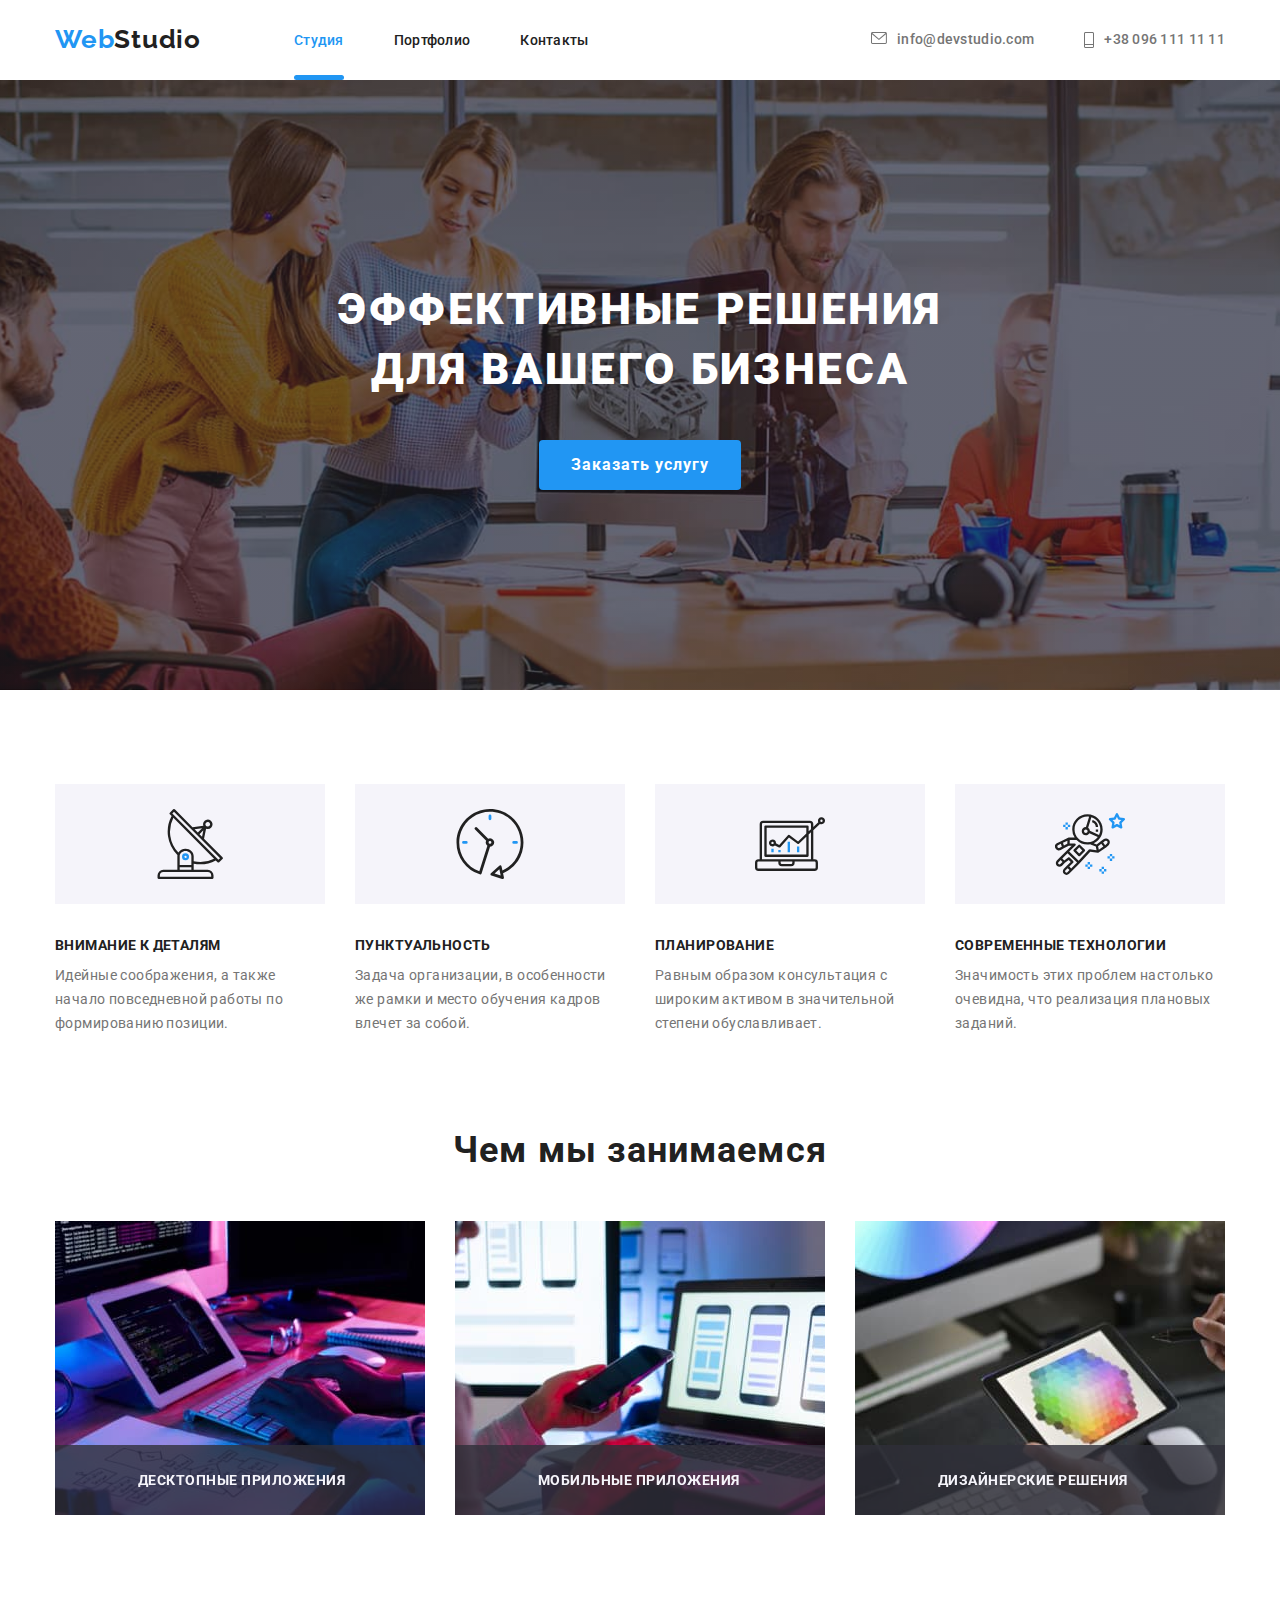
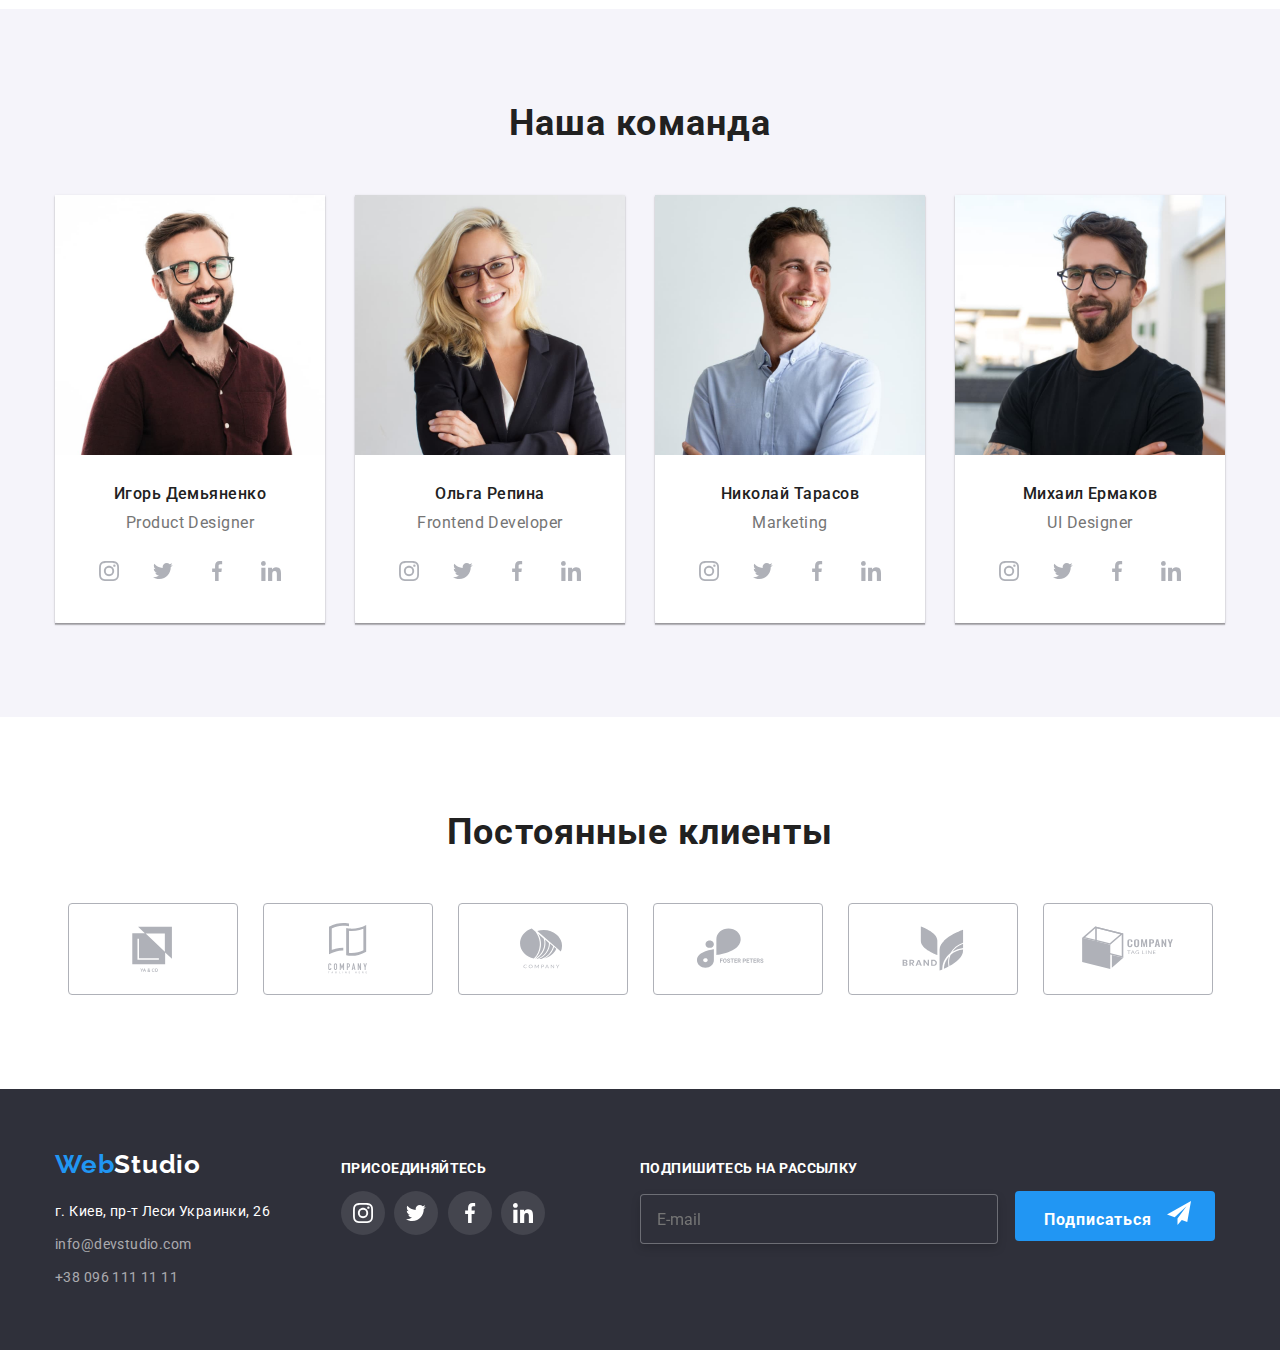
<file: index.html>
<!------------------START ------------------------>
<!DOCTYPE html>
<html lang="ru">

<head>
  <meta charset="UTF-8">
  <meta http-equiv="X-UA-Compatible" content="IE=edge">
  <meta name="viewport" content="width=device-width, initial-scale=1.0">
  
  <link rel="stylesheet"
    href="https://fonts.googleapis.com/css2?family=Raleway:wght@700&family=Roboto:wght@400;500;700;900&display=swap">
  <link rel="stylesheet" href="https://cdnjs.cloudflare.com/ajax/libs/modern-normalize/1.1.0/modern-normalize.min.css">
  <link rel="stylesheet" href="./css/main.min.css">
  <title>Document</title>
  
  
  </head>
</head>

<body>
<!------------------------AND----------------------------->
<!------------------ BLOCK NAVIGATION -------------------->

  <header class="header-nav container">

    <nav class="main-nav">
      

      <a href="/" class="link-studio"> <span class="logoone">Web</span><span class="logoand">Studio</span></a>

      <ul class="navbox">
        <li><a href="./index.html" class="navbox__link navbox__boxin navbox--current">Студия</a></li>
        <li><a href="./portfolio.html" class="navbox__link navbox__boxin ">Портфолио</a></li>
        <li><a href="" class="navbox__link">Контакты</a></li>
      </ul>
    </nav>
    <ul class="contact">
      <li class="contact__linka"><a href="mailto:info@devstudio.com " class="navbox__link">


          <svg class="contact__telsvg">

            <use href="images/symbol-defs.svg#icon-mail"></use>

          </svg>



          info@devstudio.com</a></li>
        <li class="contact__linka"><a href="tel:+380961111111" class="navbox__link">


          <svg class="contact__phonesvg">

            <use href="images/symbol-defs.svg#icon-phone"></use>

          </svg>

             +38 096 111 11 11</a></li>
    </ul>
    
  </header>

<!---------------- BLOCK NAVIGATION AND ------------------------>
  
 <!------------------- BLOCK SOLUTIONS ------------------------>

  <section class="solutions">


    <h1 class="solution-business">
      Эффективные решения для вашего бизнеса
    </h1>
    <button data-modal-open type="button" class="ordservis">Заказать услугу</button>





    <div class="backdrop is-hidden" data-modal>
      <div class="modal">



<!------------------ BLOCK SOLUTIONS modal ------------------------>


        <form class="formfild">

          <div class="formfild__form-grup">
            <p class="formfild__modform">Оставьте свои данные, мы вам перезвоним</p>
          </div>

          <div class="formfild__form-grup">

            <label class="formfild__text-label" for="name">Имя</label>

            <div class="formfild__mail-div">

              <input type="text" class="formfild__testone" name="name" id="name" placeholder=" ">


              <svg class="formfild__fon">
                <use href="./images/symbolblmn.svg#icon-blackmannew"></use>
              </svg>
            </div>



          </div>

          <div class="formfild__form-grup">
            <label for="tel">Телефон</label>
            <div class="formfild__mail-div">
              <input type="tel" class="formfild__testone" name="tel" id="tel" placeholder=" ">

              <svg class="formfild__fon">
                <use href="./images/symbol-newt.svg#icon-telefon"></use>
              </svg>
            </div>
          </div>


          <div class="formfild__form-grup">
            <label for="name">Почта</label>
            <div class="formfild__mail-div">
              <input type="email" class="formfild__testone" name="mail" id="mail" placeholder=" ">

              <svg class="formfild__fon">
                <use href="./images/symbol-newt.svg#icon-mail"></use>
              </svg>
            </div>
          </div>

          <div class="formfild__form-grup">
            <label for="comment">Комментарий</label>


            <textarea name="comment" id="comment" cols="50" rows="7" placeholder="Введите текст"></textarea>
          </div>


          <label class="formfild__task">
            <input class="formfild__kvadrat" type="checkbox">
            <span class="formfild__chekblue"></span>
            <span class="formfild__sogltex">Соглашаюсь с рассылкой и принимаю <a href="" class="formfild__yslovi">Условия
                договора</a></span>

          </label>



             <button type="submit" class="formfild__but-send">Отправить</button>


        </form>



        <button data-modal-close class="formfild__closebat">
          <svg class="formfild__closesvg">
            <use href="./images/symbol-closes.svg#icon-vector"></use>
          </svg>
        </button>


      </div>
    </div>
  </section>
<!------------------ BLOCK SOLUTIONS modal and ------------------------>
 <!------------------- Блок SOLUTiONS AND ------------------------>


 <!---------------------BLOCK PROPERTY----------------------->
  <!--Не должен отображатся заголовок Особенностиh2> -->
  <section class="box-section">

    <div class="container">
      <ul class="module">
        <li class="module__groop-pec">

          <svg class="module__icomfive">
            <use href="./images/symbol-defs.svg#icon-tvfours"> </use>
          </svg>

          <h3 class="module__good-job">Внимание к деталям</h3>
          <p class="module__exersise">Идейные соображения, а также начало повседневной работы по формированию позиции.</p>
        </li>
        <li class="module__groop-pec">

          <svg class="module__icomfive">
            <use href="./images/symbol-defs.svg#icon-clockfours"> </use>
          </svg>

          <h3 class="module__good-job">Пунктуальность</h3>
          <p class="module__exersise">Задача организации, в особенности же рамки и место обучения кадров влечет за собой.</p>
        </li>
        <li class="module__groop-pec">

          <svg class="module__icomfive">
            <use href="./images/symbol-defs.svg#icon-diagramfours"> </use>
          </svg>


          <h3 class="module__good-job">Планирование</h3>
          <p class="module__exersise">Равным образом консультация с широким активом в значительной степени обуславливает.</p>
        </li>
        <li class="module__groop-pec">


          <svg class="module__icomfive">
            <use href="./images/symbol-defs.svg#icon-astronautfours"> </use>
          </svg>


          <h3 class="module__good-job">Современные технологии</h3>
          <p class="module__exersise">Значимость этих проблем настолько очевидна, что реализация плановых заданий.</p>
        </li>
      </ul>
    </div>
  </section>
 <!------------------------BLOCK PROPERTY AND---------------------------->
  

 <!-------------------------BLOCK DO SAMESING---------------------->

  <section class="doing">
    <div class="container">
      <h2 class="doing__what-we-are-doing">Чем мы занимаемся</h2>
      <ul class="doing__doing-foto">
        <div class="doing__threefoto">
          <li><img src="./images/whatwearedoing/print.jpg" alt="print" width="370"></li>



          <div class="doing__adigeja">
            <p class="doing__chaildplas">Десктопные приложения</p>
          </div>



        </div>
        <div class="doing__threefoto">
          <li><img src="./images/whatwearedoing/call.jpg" alt="call" width="370"></li>
          <div class="doing__adigeja">
            <p class="doing__chaildplas">Мобильные приложения</p>
          </div>
        </div>
        <div class="doing__threefoto">
          <li><img src="./images/whatwearedoing/staring.jpg" alt="staring" width="370"></li>
          <div class="doing__adigeja">
            <p class="doing__chaildplas">Дизайнерские решения</p>
          </div>
        </div>
      </ul>
    </div>
  </section>

 <!--------------------BLOCK DO SAMESING AND------------------------->
  
 <!-----------------------BLOCK OUR TEAM----------------------->


  <section class="partition">
    <div class="container">
      <h2 class="doing__what-we-are-doing">Наша команда</h2>
      <ul class="partition__together-team">

        <li class="partition__portfol">
          <div class="partition__foto-ouer-team">
            <img src="./images/ourteam/glassesman.jpg" class="partition__foto-port" alt="glasse sman" width="270" />
          </div>
          <div class="partition__divtext">
            <h3 class="partition__name">Игорь Демьяненко</h3>
            <p class="partition__prof">Product Designer</p>





            
            <ul class="partition__icomcparens">
              <li class="partition__icomclas">
                <a href="" class="partition__icoma">
                  <svg class="partition__icomhover">
                    <use href="./images/symbol-defs.svg#icon-instagfirst" class="partition__instag"></use>
                  </svg>
                </a>
              </li>




              <li class="partition__icomclas">
                <a href="" class="partition__icoma">
                  <svg class="partition__icomhover">
                    <use href="./images/symbol-defs.svg#icon-sova"></use>
                  </svg>
                </a>
              </li>




              <li class="partition__icomclas">
                <a href="" class="partition__icoma">
                  <svg class="partition__icomhover">
                    <use href="./images/symbol-defs.svg#icon-facebook"></use>
                  </svg>
                </a>
              </li>




              <li class="partition__icomclas">
                <a href="" class="partition__icoma">
                  <svg class="partition__icomhover">
                    <use href="./images/symbol-defs.svg#icon-linkedin"></use>
                  </svg>
                </a>
              </li>


            </ul>
          </div>

        </li>


        <li class="partition__portfol">
          <div class="partition__foto-ouer-team">
            <img src="./images/ourteam/glassesgirl.jpg" class="partition__foto-port" alt="glasses girl" width="270" />
          </div>
          <div class="partition__divtext">
            <h3 class="partition__name">Ольга Репина</h3>
            <p class="partition__prof">Frontend Developer</p>




            <ul class="partition__icomcparens">
              <li class="partition__icomclas">
                <a href="" class="partition__icoma">
                  <svg class="partition__icomhover">
                    <use href="./images/symbol-defs.svg#icon-instagfirst" class="partition__instag"></use>
                  </svg>
                </a>
              </li>




              <li class="partition__icomclas">
                <a href="" class="partition__icoma">
                  <svg class="partition__icomhover">
                    <use href="./images/symbol-defs.svg#icon-sova"></use>
                  </svg>
                </a>
              </li>




              <li class="partition__icomclas">
                <a href="" class="partition__icoma">
                  <svg class="partition__icomhover">
                    <use href="./images/symbol-defs.svg#icon-facebook"></use>
                  </svg>
                </a>
              </li>




              <li class="partition__icomclas">
                <a href="" class="partition__icoma">
                  <svg class="partition__icomhover">
                    <use href="./images/symbol-defs.svg#icon-linkedin"></use>
                  </svg>
                </a>
              </li>


            </ul>





          </div>
        </li>


        <li class="partition__portfol">
          <div class="partition__foto-ouer-team">
            <img src="./images/ourteam/whiteshirt.jpg" class="partition__foto-port" alt="white shirt" width="270" />
          </div>
          <div class="partition__divtext">
            <h3 class="partition__name">Николай Тарасов</h3>
            <p class="partition__prof">Marketing</p>
            <ul class="partition__icomcparens">
              <li class="partition__icomclas">
                <a href="" class="partition__icoma">
                  <svg class="partition__icomhover">
                    <use href="./images/symbol-defs.svg#icon-instagfirst" class="partition__instag"></use>
                  </svg>
                </a>
              </li>




              <li class="partition__icomclas">
                <a href="" class="partition__icoma">
                  <svg class="partition__icomhover">
                    <use href="./images/symbol-defs.svg#icon-sova"></use>
                  </svg>
                </a>
              </li>




              <li class="partition__icomclas">
                <a href="" class="partition__icoma">
                  <svg class="partition__icomhover">
                    <use href="./images/symbol-defs.svg#icon-facebook"></use>
                  </svg>
                </a>
              </li>




              <li class="partition__icomclas">
                <a href="" class="partition__icoma">
                  <svg class="partition__icomhover">
                    <use href="./images/symbol-defs.svg#icon-linkedin"></use>
                  </svg>
                </a>
              </li>


            </ul>
          </div>
        </li>


        <li class="partition__portfol">
          <div class="partition__foto-ouer-team">
            <img src="./images/ourteam/blackt-shirt.jpg" class="partition__foto-port" alt="black t-shirt" width="270" />
          </div>
          <div class="partition__divtext">
            <h3 class="partition__name">Михаил Ермаков</h3>
            <p class="partition__prof">UI Designer</p>
            <ul class="partition__icomcparens">
              <li class="partition__icomclas">
                <a class="partition__icoma">
                  <svg class="partition__icomhover">
                    <use href="./images/symbol-defs.svg#icon-instagfirst" class="partition__instag"></use>
                  </svg>
                </a>
              </li>




              <li class="partition__icomclas">
                <a href="" class="partition__icoma">
                  <svg class="partition__icomhover">
                    <use href="./images/symbol-defs.svg#icon-sova"></use>
                  </svg>
                </a>
              </li>




              <li class="partition__icomclas">
                <a href="" class="partition__icoma">
                  <svg class="partition__icomhover">
                    <use href="./images/symbol-defs.svg#icon-facebook"></use>
                  </svg>
                </a>
              </li>




              <li class="partition__icomclas">
                <a href="" class="partition__icoma">
                  <svg class="partition__icomhover">
                    <use href="./images/symbol-defs.svg#icon-linkedin"></use>
                  </svg>
                </a>
              </li>


            </ul>
          </div>
        </li>

      </ul>
    </div>
  </section>
<!-----------------------BLOCK OUR TEAM AND--------------------->

  <!---------------------BLOCK REGULAR CUSTOMERS--------------------->



  <section class="section-klient ">
    <div class="container">
      <div>
        <span class="wrapper">Постоянные клиенты</span>
      </div>


      <ul class="division">
        <li class="division__list">
          <a href="" class="division__link">
            <svg class="division__icon">
              <use href="./images/symbol-defs.svg#icon-logoone" class="division__icon-svg"></use>
            </svg>
          </a>
        </li>




        <li class="division__list">
          <a href="" class="division__link">
            <svg class="division__icon">
              <use href="./images/symbol-defs.svg#icon-logotwo" class="division__icon-svg"></use>
            </svg>
          </a>
        </li>




        <li class="division__list">
          <a href="" class="division__link">
            <svg class="division__icon">
              <use href="./images/symbol-defs.svg#icon-logothree" class="division__icon-svg"></use>
            </svg>
          </a>
        </li>





        <li class="division__list">
          <a href="" class="division__link">
            <svg class="division__icon">
              <use href="./images/symbol-defs.svg#icon-logofourth" class="division__icon-svg"></use>
            </svg>
          </a>
        </li>




        <li class="division__list">
          <a href="" class="division__link">
            <svg class="division__icon">
              <use href="./images/symbol-defs.svg#icon-logofefth" class="division__icon-svg"></use>
            </svg>
          </a>
        </li>




        <li class="division__list">
          <a href="" class="division__link">
            <svg class="division__icon">
              <use href="./images/symbol-defs.svg#icon-logosix" class="division__icon-svg"></use>
            </svg>
          </a>
        </li>

      </ul>

   </div>
  </section>
<!---------------------BLOCK REGULAR CUSTOMERS AND------------->

  <!----------------------------BLOCK FUTER----------------------->
  <footer class="fut-box">
    <div class="container fut-container">
      <div class="footerbox">

        <a href="/" class="footerbox__foot-link"> <span class="footerbox__foot-logo">Web</span><span class="footerbox__foot-logoand">Studio</span></a>
        <address class="footerbox__foot-address"> г. Киев, пр-т Леси Украинки, 26 </address>
        <ul class="footerbox__foot-mail-tel">
          <li class="footerbox__foot-mail">
            <a href="mailto:info@devstudio.com" class="footerbox__foot-mail-com">info@devstudio.com</a>
          </li>
          <li>
            <a href="tel:+380961111111" class="footerbox__foot-tel-com">+38 096 111 11 11</a>
          </li>
        </ul>

      </div>


<!---------------- FOOTER blok-connect------------------------>
      


      <div class="blok-connect">

        <span class="connekt"> присоединяйтесь </span>

       
        <ul class="socials">
          <li class="socials__list-fut-li">
            <a href="" class="socials__link-fut-a">
              <svg class="socials__icon-fut">
                <use href="images/symbol-defs.svg#icon-instagfirst"> </use>
              </svg>
            </a>
          </li>


          <li class="socials__list-fut-li">
            <a href="" class="socials__link-fut-a">
              <svg class="socials__icon-fut">
                <use href="images/symbol-defs.svg#icon-sova"> </use>
              </svg>
            </a>
          </li>


          <li class="socials__list-fut-li">
            <a href="" class="socials__link-fut-a">
              <svg class="socials__icon-fut">
                <use href="images/symbol-defs.svg#icon-facebook"> </use>
              </svg>
            </a>
          </li>


          <li class="socials__list-fut-li">
            <a href="" class="socials__link-fut-a">
              <svg class="socials__icon-fut">
                <use href="images/symbol-defs.svg#icon-linkedin"> </use>
              </svg>
            </a>
          </li>

        </ul>
      </div>


<!--------- FOOTER blok-connect and--------->


<!--------- FOOTER blok-futcon--------->
      <div class="blok-futcon">

        <span class="connekt">Подпишитесь на рассылку</span>
 
        <div class="footer-sect">
          <input type="email" class="footer-sect__futimp" name="mail" id="mail" placeholder="E-mail">


          <button type="submit" class="footer-sect__but-futsend">Подписаться
            <svg class="footer-sect__svg-flight">

              <use href="./images/symbol-desam.svg#icon-samolet"></use>

            </svg>
          </button>
        </div>
     </div>
<!--------- FOOTER blok-futcon and--------->
    </div>
  </footer>
  <script src="./js/modal.js"></script>
</body>
</body>

</html>
<!----------------------BLOCK FOOTER AND----------->
</file>
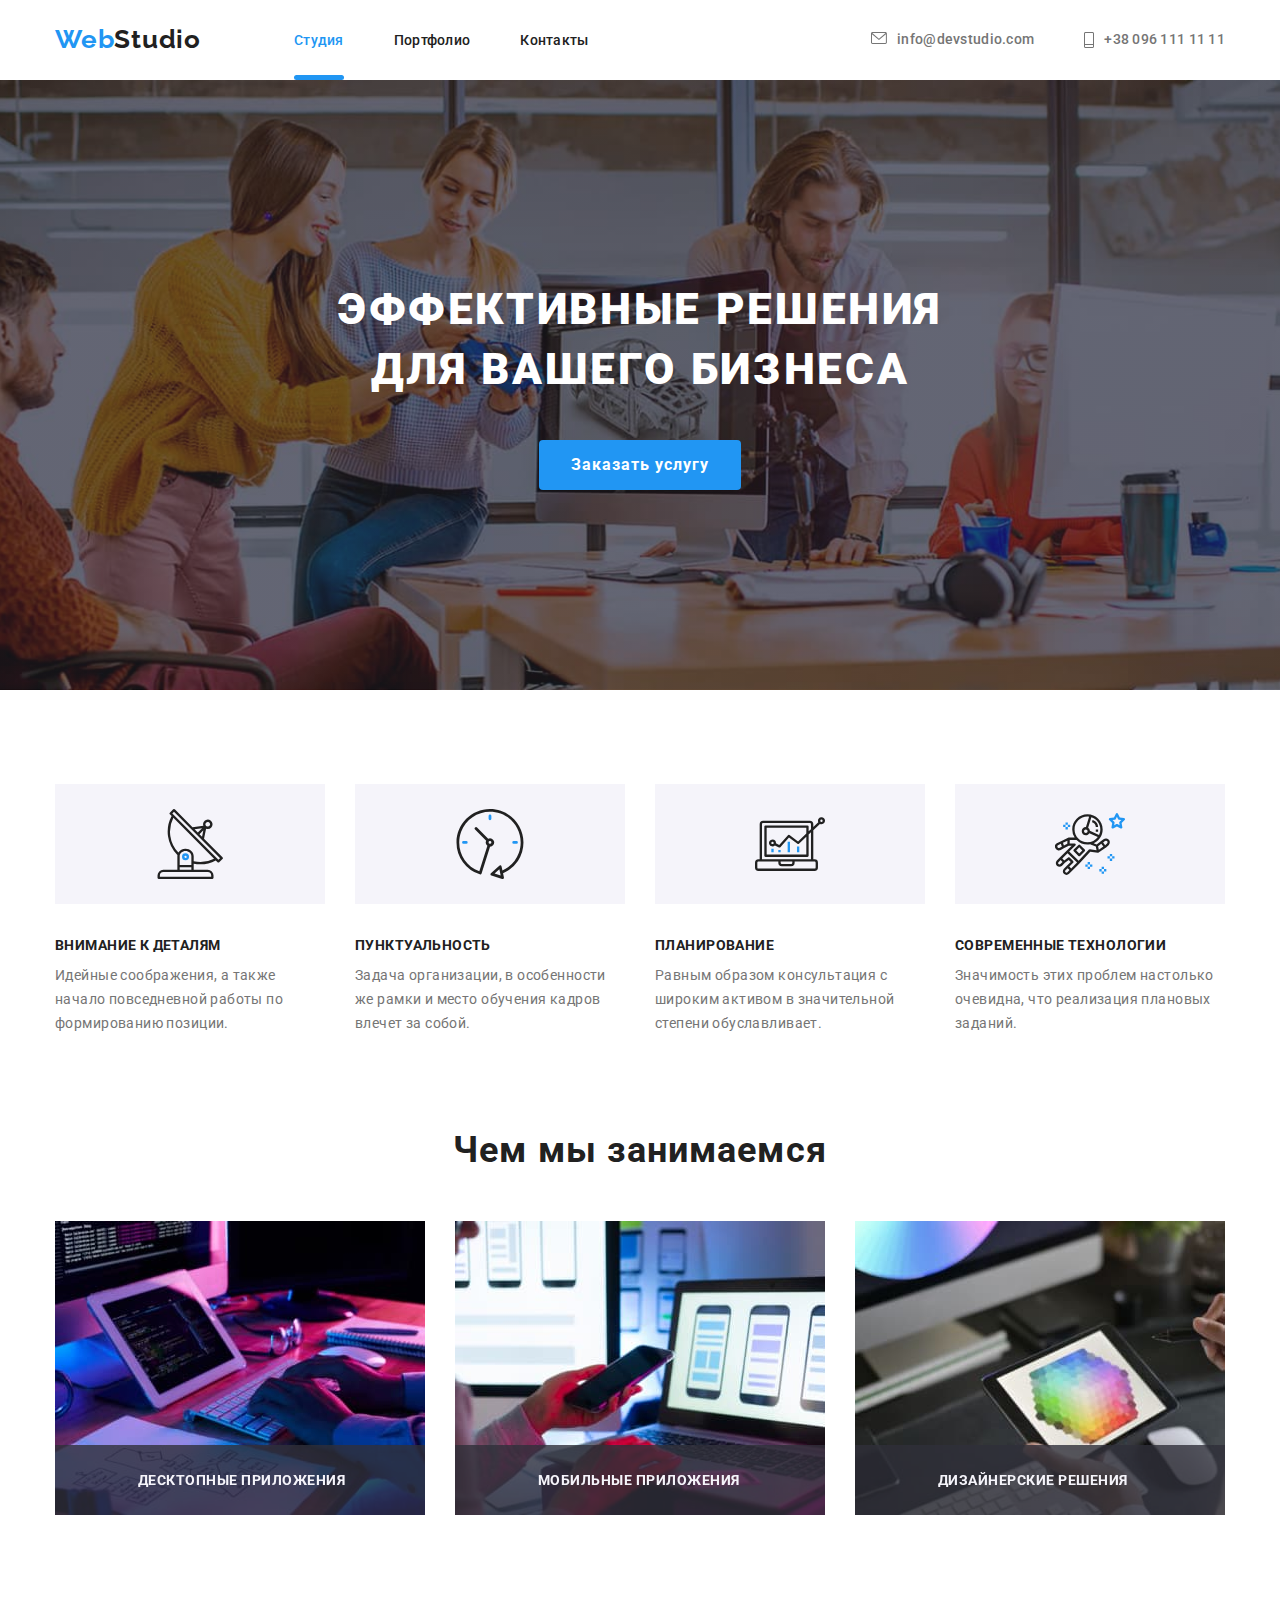
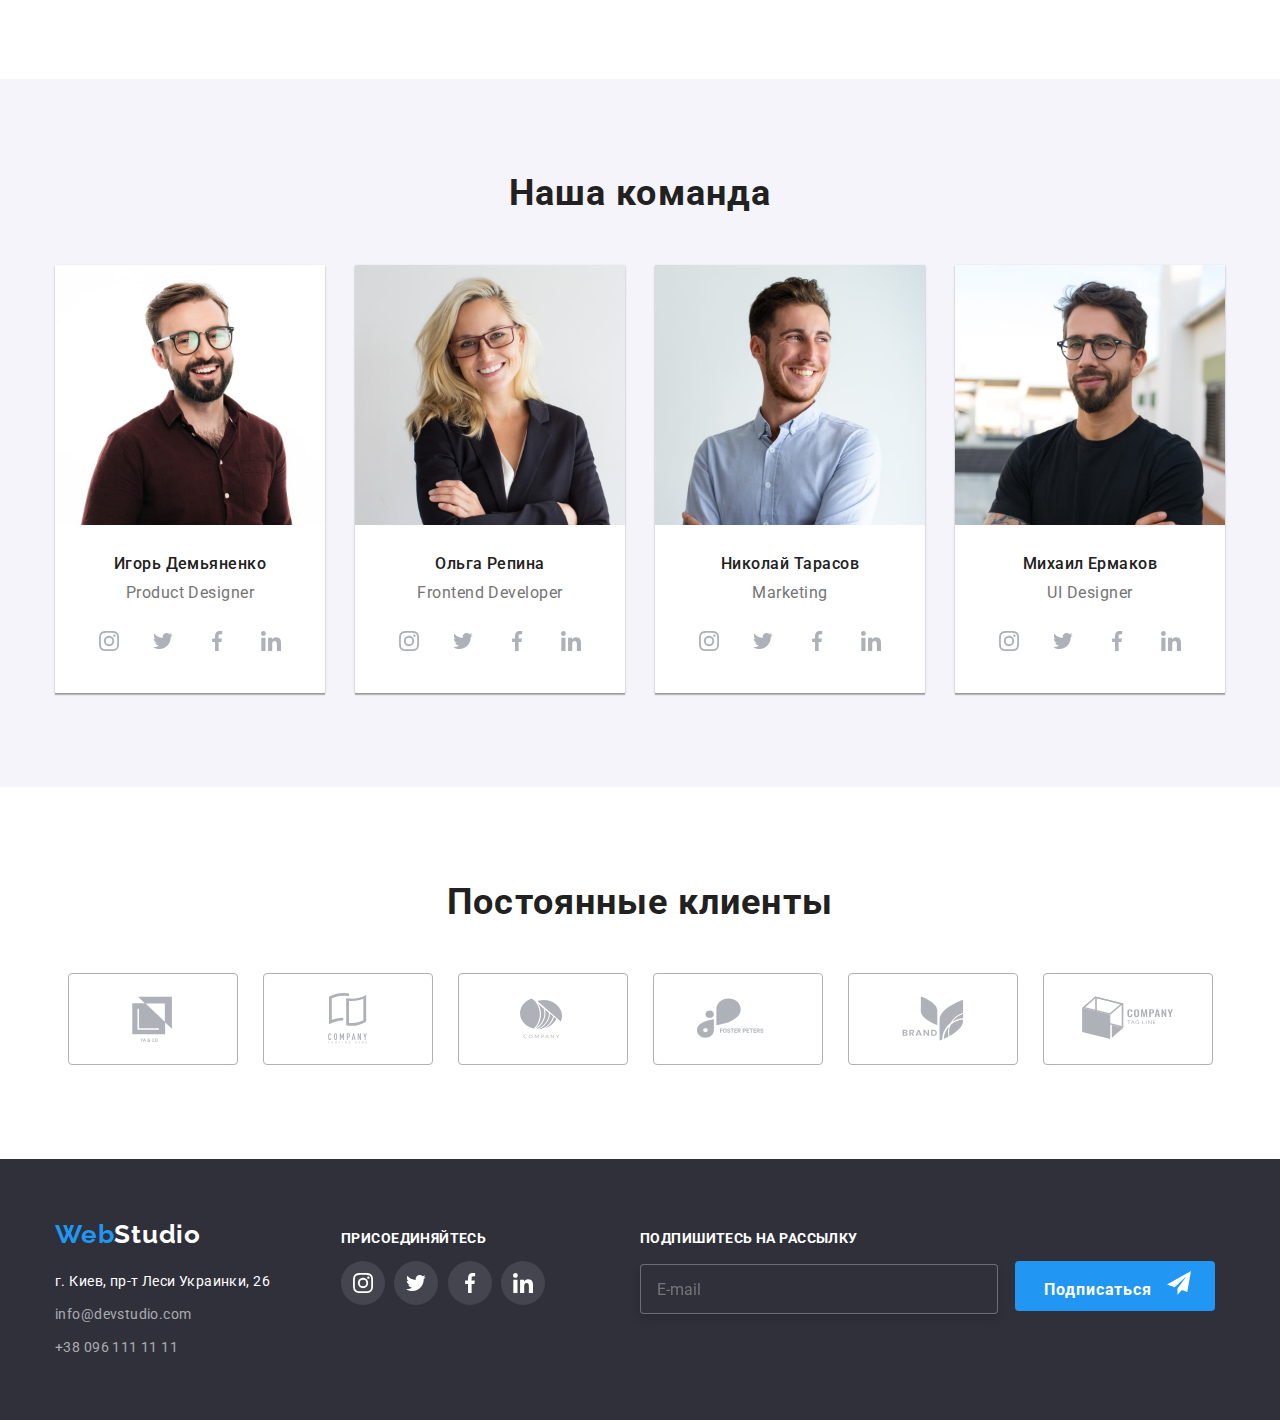
<file: clonindex.html>
<!DOCTYPE html>
<html lang="ru">

<head>
  <meta charset="UTF-8">
  <meta http-equiv="X-UA-Compatible" content="IE=edge">
  <meta name="viewport" content="width=device-width, initial-scale=1.0">
  <link rel="stylesheet"
    href="https://fonts.googleapis.com/css2?family=Raleway:wght@700&family=Roboto:wght@400;500;700;900&display=swap">
  <link rel="stylesheet" href="https://cdnjs.cloudflare.com/ajax/libs/modern-normalize/1.1.0/modern-normalize.min.css">
  <link rel="stylesheet" href="./css/clon.css">
  <title>Document</title>
</head>

<body>
  <header class="header-nav container">

    <nav class="main-nav">
      <!-- <div class="container"> -->

      <a href="/" class="link-studio"> <span class="logoone">Web</span><span class="logoand">Studio</span></a>

      <ul class="stpoco">
        <li><a href="./clonindex.html" class="link boxin current">Студия</a></li>
        <li><a href="./clonportfolio.html" class="link boxin  ">Портфолио</a></li>
        <li><a href="" class="link">Контакты</a></li>
      </ul>
    </nav>
    <ul class="contact">
      <li class="linka "><a href="mailto:info@devstudio.com " class="link tel-a-link">


          <svg class="tel-svg">

            <use href="images/symbol-defs.svg#icon-mail"></use>

          </svg>



          info@devstudio.com</a></li>
      <li class="linka"><a href="tel:+380961111111" class="link">


          <svg class="phone-svg">

            <use href="images/symbol-defs.svg#icon-phone"></use>

          </svg>





          +38 096 111 11 11</a></li>
    </ul>
    <!-- </div> -->



  </header>


  <!--Шапка-->


  <section class="solutions">


    <h1 class="solution-business">
      Эффективные решения для вашего бизнеса
    </h1>
    <button data-modal-open type="button" class="ordservis">Заказать услугу</button>





    <div class="backdrop is-hidden" data-modal>
      <div class="modal">






        <form class="formfild">

          <div class="form-grup">
            <p class="modform">Оставьте свои данные, мы вам перезвоним</p>
          </div>

          <div class="form-grup">

            <label class="text-label" for="name">Имя</label>

            <div class="mail-div">

              <input type="text" class="testone" name="name" id="name" placeholder=" ">


              <svg class="fon">
                <use href="./images/symbolblmn.svg#icon-blackmannew"></use>
              </svg>
            </div>



          </div>

          <div class="form-grup">
            <label for="tel">Телефон</label>
            <div class="mail-div">
              <input type="tel" class="testone" name="tel" id="tel" placeholder=" ">

              <svg class="fon">
                <use href="./images/symbol-newt.svg#icon-telefon"></use>
              </svg>
            </div>
          </div>


          <div class="form-grup">
            <label for="name">Почта</label>
            <div class="mail-div">
              <input type="email" class="testone" name="mail" id="mail" placeholder=" ">

              <svg class="fon">
                <use href="./images/symbol-newt.svg#icon-mail"></use>
              </svg>
            </div>
          </div>

          <div class="form-grup">
            <label for="comment">Комментарий</label>


            <textarea name="comment" id="comment" cols="50" rows="7" placeholder="Введите текст"></textarea>
          </div>


          <label class="gemor">
            <input class="kvadrat" type="checkbox">
            <span class="chekblue"></span>
            <span class="sogltex">Соглашаюсь с рассылкой и принимаю <a href="" class="yslovi">Условия
                договора</a></span>

          </label>









          <button type="submit" class="but-send">Отправить</button>


        </form>



        <button data-modal-close class="closebat">
          <svg class="closesvg">
            <use href="./images/symbol-closes.svg#icon-vector"></use>
          </svg>
        </button>


      </div>
    </div>
  </section>





  <!--Не должен отображатся заголовок Особенностиh2> -->
  <section class="box-section">

    <div class="container">
      <ul class="vlastivosti">
        <li class="groop-pec">

          <svg class="icomfive">
            <use href="./images/symbol-defs.svg#icon-tvfours"> </use>
          </svg>

          <h3 class="good-job">Внимание к деталям</h3>
          <p class="exersise">Идейные соображения, а также начало повседневной работы по формированию позиции.</p>
        </li>
        <li class="groop-pec">

          <svg class="icomfive">
            <use href="./images/symbol-defs.svg#icon-clockfours"> </use>
          </svg>

          <h3 class="good-job">Пунктуальность</h3>
          <p class="exersise">Задача организации, в особенности же рамки и место обучения кадров влечет за собой.</p>
        </li>
        <li class="groop-pec">

          <svg class="icomfive">
            <use href="./images/symbol-defs.svg#icon-diagramfours"> </use>
          </svg>


          <h3 class="good-job">Планирование</h3>
          <p class="exersise">Равным образом консультация с широким активом в значительной степени обуславливает.</p>
        </li>
        <li class="groop-pec">


          <svg class="icomfive">
            <use href="./images/symbol-defs.svg#icon-astronautfours"> </use>
          </svg>


          <h3 class="good-job">Современные технологии</h3>
          <p class="exersise">Значимость этих проблем настолько очевидна, что реализация плановых заданий.</p>
        </li>
      </ul>
    </div>
  </section>

  <!--Секция Чем мы занимаемся-->

  <section class="doing">
    <div class="container">
      <h2 class="what-we-are-doing">Чем мы занимаемся</h2>
      <ul class="doing-foto">
        <div class="threefoto">
          <li><img src="./images/whatwearedoing/print.jpg" alt="print" width="370"></li>



          <div class="adigeja">
            <p class="chaildplas">Десктопные приложения</p>
          </div>



        </div>
        <div class="threefoto">
          <li><img src="./images/whatwearedoing/call.jpg" alt="call" width="370"></li>
          <div class="adigeja">
            <p class="chaildplas">Мобильные приложения</p>
          </div>
        </div>
        <div class="threefoto">
          <li><img src="./images/whatwearedoing/staring.jpg" alt="staring" width="370"></li>
          <div class="adigeja">
            <p class="chaildplas">Дизайнерские решения</p>
          </div>
        </div>
      </ul>
    </div>
  </section>


  <!--Наша команда-->


  <section class="our-team">
    <div class="container">
      <h2 class="what-we-are-doing">Наша команда</h2>
      <ul class="together-team">

        <li class="portfol">
          <div class="foto-ouer-team">
            <img src="./images/ourteam/glassesman.jpg" class="foto-port" alt="glasse sman" width="270" />
          </div>
          <div class="divtext">
            <h3 class="name">Игорь Демьяненко</h3>
            <p class="prof">Product Designer</p>





            <ul class="icomcparens">
              <li class="icomclas">
                <a href="" class="icoma">
                  <svg class="icomhover">
                    <use href="./images/symbol-defs.svg#icon-instagfirst" class="instag"></use>
                  </svg>
                </a>
              </li>




              <li class="icomclas">
                <a href="" class="icoma">
                  <svg class="icomhover">
                    <use href="./images/symbol-defs.svg#icon-sova"></use>
                  </svg>
                </a>
              </li>




              <li class="icomclas">
                <a href="" class="icoma">
                  <svg class="icomhover">
                    <use href="./images/symbol-defs.svg#icon-facebook"></use>
                  </svg>
                </a>
              </li>




              <li class="icomclas">
                <a href="" class="icoma">
                  <svg class="icomhover">
                    <use href="./images/symbol-defs.svg#icon-linkedin"></use>
                  </svg>
                </a>
              </li>


            </ul>
          </div>

        </li>


        <li class="portfol">
          <div class="foto-ouer-team">
            <img src="./images/ourteam/glassesgirl.jpg" class="foto-port" alt="glasses girl" width="270" />
          </div>
          <div class="divtext">
            <h3 class="name">Ольга Репина</h3>
            <p class="prof">Frontend Developer</p>




            <ul class="icomcparens">
              <li class="icomclas">
                <a href="" class="icoma">
                  <svg class="icomhover">
                    <use href="./images/symbol-defs.svg#icon-instagfirst" class="instag"></use>
                  </svg>
                </a>
              </li>




              <li class="icomclas">
                <a href="" class="icoma">
                  <svg class="icomhover">
                    <use href="./images/symbol-defs.svg#icon-sova"></use>
                  </svg>
                </a>
              </li>




              <li class="icomclas">
                <a href="" class="icoma">
                  <svg class="icomhover">
                    <use href="./images/symbol-defs.svg#icon-facebook"></use>
                  </svg>
                </a>
              </li>




              <li class="icomclas">
                <a href="" class="icoma">
                  <svg class="icomhover">
                    <use href="./images/symbol-defs.svg#icon-linkedin"></use>
                  </svg>
                </a>
              </li>


            </ul>





          </div>
        </li>


        <li class="portfol">
          <div class="foto-ouer-team">
            <img src="./images/ourteam/whiteshirt.jpg" class="foto-port" alt="white shirt" width="270" />
          </div>
          <div class="divtext">
            <h3 class="name">Николай Тарасов</h3>
            <p class="prof">Marketing</p>
            <ul class="icomcparens">
              <li class="icomclas">
                <a href="" class="icoma">
                  <svg class="icomhover">
                    <use href="./images/symbol-defs.svg#icon-instagfirst" class="instag"></use>
                  </svg>
                </a>
              </li>




              <li class="icomclas">
                <a href="" class="icoma">
                  <svg class="icomhover">
                    <use href="./images/symbol-defs.svg#icon-sova"></use>
                  </svg>
                </a>
              </li>




              <li class="icomclas">
                <a href="" class="icoma">
                  <svg class="icomhover">
                    <use href="./images/symbol-defs.svg#icon-facebook"></use>
                  </svg>
                </a>
              </li>




              <li class="icomclas">
                <a href="" class="icoma">
                  <svg class="icomhover">
                    <use href="./images/symbol-defs.svg#icon-linkedin"></use>
                  </svg>
                </a>
              </li>


            </ul>
          </div>
        </li>


        <li class="portfol">
          <div class="foto-ouer-team">
            <img src="./images/ourteam/blackt-shirt.jpg" class="foto-port" alt="black t-shirt" width="270" />
          </div>
          <div class="divtext">
            <h3 class="name">Михаил Ермаков</h3>
            <p class="prof">UI Designer</p>
            <ul class="icomcparens">
              <li class="icomclas">
                <a class="icoma">
                  <svg class="icomhover">
                    <use href="./images/symbol-defs.svg#icon-instagfirst" class="instag"></use>
                  </svg>
                </a>
              </li>




              <li class="icomclas">
                <a href="" class="icoma">
                  <svg class="icomhover">
                    <use href="./images/symbol-defs.svg#icon-sova"></use>
                  </svg>
                </a>
              </li>




              <li class="icomclas">
                <a href="" class="icoma">
                  <svg class="icomhover">
                    <use href="./images/symbol-defs.svg#icon-facebook"></use>
                  </svg>
                </a>
              </li>




              <li class="icomclas">
                <a href="" class="icoma">
                  <svg class="icomhover">
                    <use href="./images/symbol-defs.svg#icon-linkedin"></use>
                  </svg>
                </a>
              </li>


            </ul>
          </div>
        </li>

      </ul>
    </div>
  </section>


  <!-----------Постоянные клиенты--------------------->



  <section class="section-klient ">
    <div class="container">
      <div>
        <span class="klienti">Постоянные клиенты</span>
      </div>


      <ul class="incomklient-ul">
        <li class="inkomklien-li">
          <a href="" class="inckli-a">
            <svg class="incom-svg">
              <use href="./images/symbol-defs.svg#icon-logoone" class="inconkl-use"></use>
            </svg>
          </a>
        </li>




        <li class="inkomklien-li">
          <a href="" class="inckli-a">
            <svg class="incom-svg">
              <use href="./images/symbol-defs.svg#icon-logotwo" class="inconkl-use"></use>
            </svg>
          </a>
        </li>




        <li class="inkomklien-li">
          <a href="" class="inckli-a">
            <svg class="incom-svg">
              <use href="./images/symbol-defs.svg#icon-logothree" class="inconkl-use"></use>
            </svg>
          </a>
        </li>





        <li class="inkomklien-li">
          <a href="" class="inckli-a">
            <svg class="incom-svg">
              <use href="./images/symbol-defs.svg#icon-logofourth" class="inconkl-use"></use>
            </svg>
          </a>
        </li>




        <li class="inkomklien-li">
          <a href="" class="inckli-a">
            <svg class="incom-svg">
              <use href="./images/symbol-defs.svg#icon-logofefth" class="inconkl-use"></use>
            </svg>
          </a>
        </li>




        <li class="inkomklien-li">
          <a href="" class="inckli-a">
            <svg class="incom-svg">
              <use href="./images/symbol-defs.svg#icon-logosix" class="inconkl-last"></use>
            </svg>
          </a>
        </li>

      </ul>









    </div>
  </section>


  <!--Подвал-->




  <footer class="fut-box">
    <div class="container fut-container">
      <div>

        <a href="/" class="foot-link"> <span class="foot-logo">Web</span><span class="foot-logoand">Studio</span></a>
        <address class="foot-address"> г. Киев, пр-т Леси Украинки, 26 </address>
        <ul class="foot-mail-tel">
          <li class="foot-mail">
            <a href="mailto:info@devstudio.com" class="foot-mail-com">info@devstudio.com</a>
          </li>
          <li>
            <a href="tel:+380961111111" class="foot-tel-com">+38 096 111 11 11</a>
          </li>
        </ul>

      </div>



      <!----------------Новый блок----------------->

      <div class="blok-connect">

        <span class="connekt"> присоединяйтесь </span>


        <ul class="icon-fut-ul">
          <li class="icon-fut-li">
            <a href="" class="icon-fut-a">
              <svg class="icon-fut">
                <use href="images/symbol-defs.svg#icon-instagfirst"> </use>
              </svg>
            </a>
          </li>


          <li class="icon-fut-li">
            <a href="" class="icon-fut-a">
              <svg class="icon-fut">
                <use href="images/symbol-defs.svg#icon-sova"> </use>
              </svg>
            </a>
          </li>


          <li class="icon-fut-li">
            <a href="" class="icon-fut-a">
              <svg class="icon-fut">
                <use href="images/symbol-defs.svg#icon-facebook"> </use>
              </svg>
            </a>
          </li>


          <li class="icon-fut-li">
            <a href="" class="icon-fut-a">
              <svg class="icon-fut">
                <use href="images/symbol-defs.svg#icon-linkedin"> </use>
              </svg>
            </a>
          </li>

        </ul>
      </div>




      <div class="blok-futcon">

        <span class="connekt">Подпишитесь на рассылку</span>
        <div>

          <input type="email" class="futimp" name="mail" id="mail" placeholder="E-mail">


          <button type="submit" class="but-futsend">Подписаться
            <svg class="svg-flight">

              <use href="./images/symbol-desam.svg#icon-samolet"></use>

            </svg>
          </button>



        </div>









      </div>



    </div>
  </footer>
  <script src="./js/modal.js"></script>
</body>
</body>

</html>
</file>
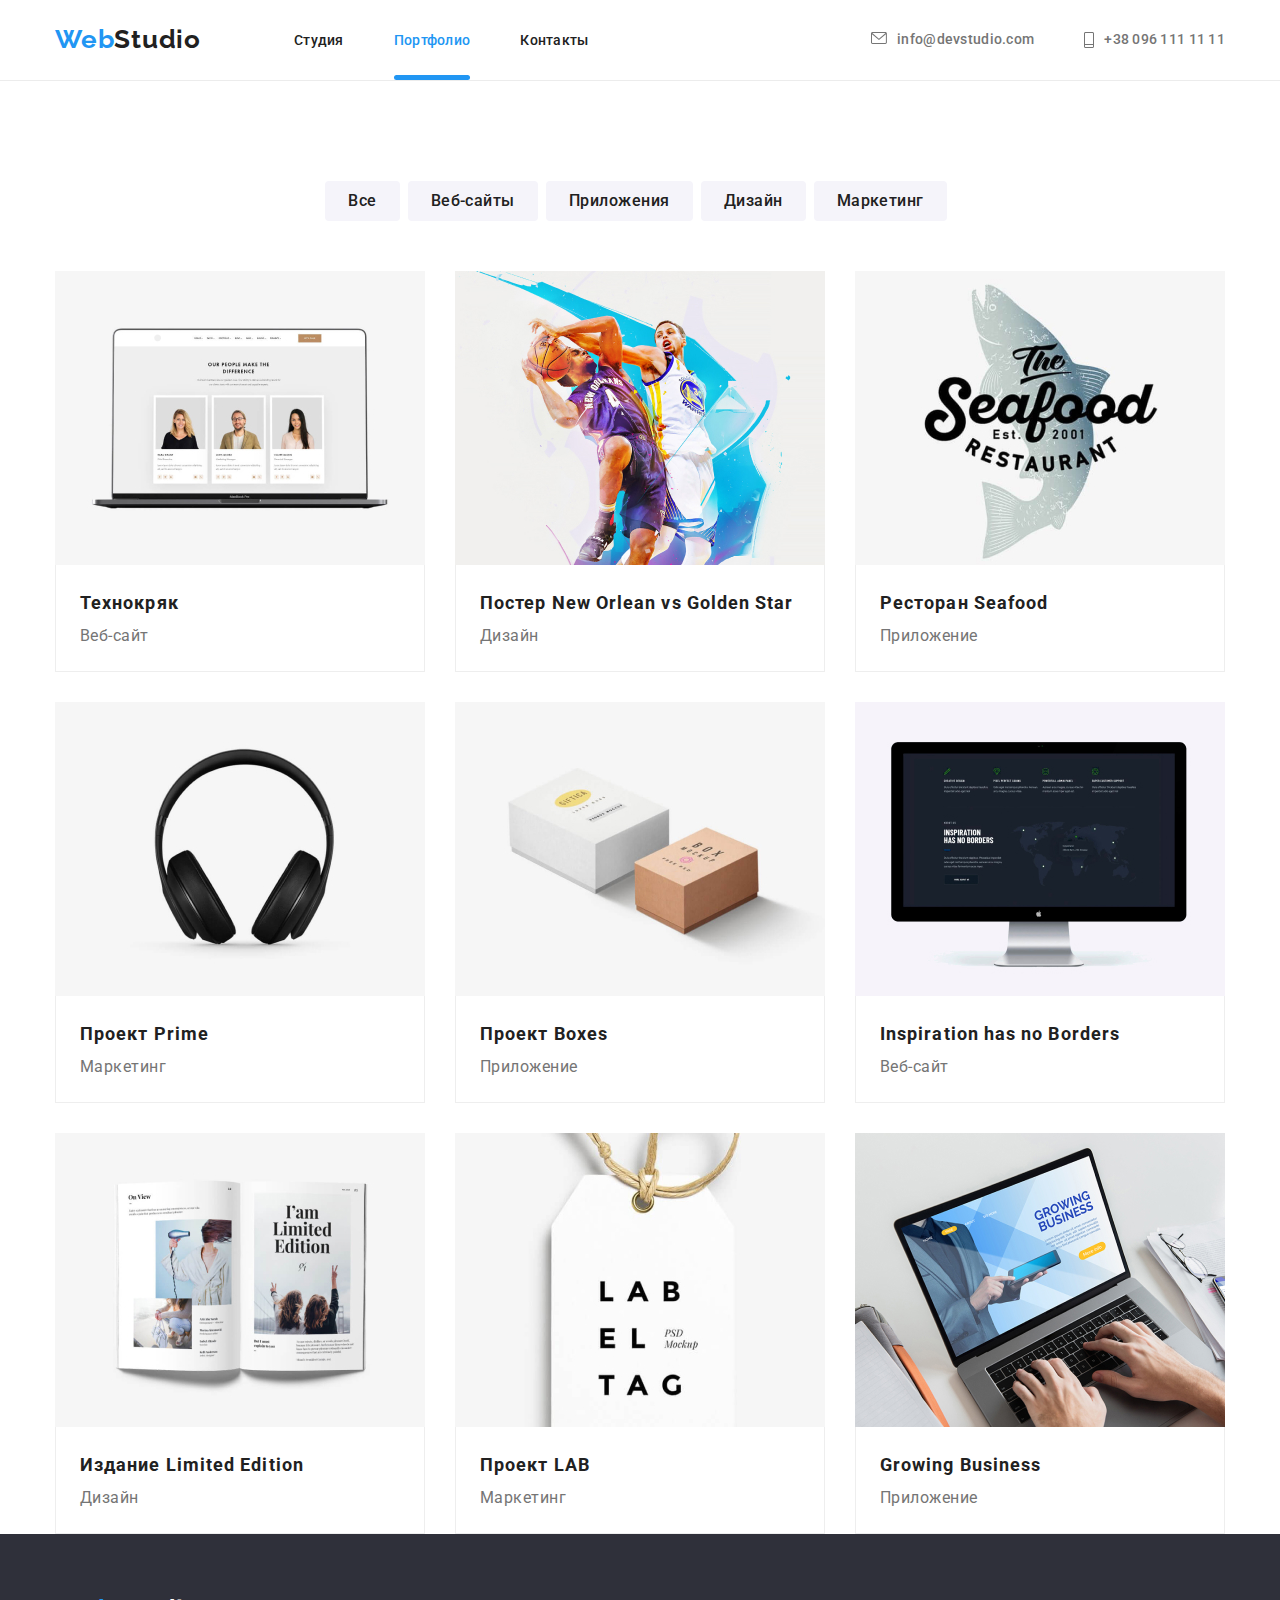
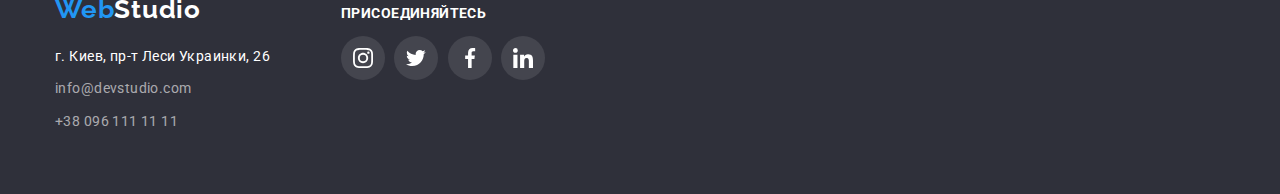
<file: clonportfolio.html>
<!DOCTYPE html>
<html lang="ru">

<head>
    <meta charset="UTF-8">
    <meta http-equiv="X-UA-Compatible" content="IE=edge">
    <meta name="viewport" content="width=device-width, initial-scale=1.0">
    <link rel="stylesheet"
        href="https://fonts.googleapis.com/css2?family=Raleway:wght@700&family=Roboto:wght@400;500;700;900&display=swap">
    <link rel="stylesheet"
        href="https://cdnjs.cloudflare.com/ajax/libs/modern-normalize/1.1.0/modern-normalize.min.css">
    <link rel="stylesheet" href="./css/clon.css">
    <title>Document</title>
</head>

<body>

    <!------------------------------Шапка---------------------->

    <header class="header-nav container">

        <nav class="main-nav">
            <!-- <div class="container"> -->

            <a href="/" class="link-studio"> <span class="logoone">Web</span><span class="logoand">Studio</span></a>

            <ul class="stpoco">
                <li><a href="./clonindex.html" class="link boxin ">Студия</a></li>
                <li><a href="./clonportfolio.html" class="link boxin current ">Портфолио</a></li>
                <li><a href="" class="link">Контакты</a></li>
            </ul>
        </nav>
        <ul class="contact">
            <li class="linka "><a href="mailto:info@devstudio.com " class="link tel-a-link">


                    <svg class="tel-svg">

                        <use href="images/symbol-defs.svg#icon-mail"></use>

                    </svg>



                    info@devstudio.com</a></li>
            <li class="linka"><a href="tel:+380961111111" class="link">


                    <svg class="phone-svg">

                        <use href="images/symbol-defs.svg#icon-phone"></use>

                    </svg>





                    +38 096 111 11 11</a></li>
        </ul>
        <!-- </div> -->



    </header>

    <!---------------Основная секция с фото-------------------->

    <!-- <main> -->
    <section class="section-but">
        <!-- <section class="our-work"> -->
        <!-- <div class="container"> -->
        <!-- Скрытый заголовок Наши Работы h1 -->
        <!-- <h1 class="our-work-done">Наши Работы</h1> -->
        <div class="container">
            <ul class="button-tipe">
                <li class="butli"><button type="button" class="but">Все</button></li>
                <li class="butli"><button type="button" class="but">Веб-сайты</button></li>
                <li class="butli"><button type="button" class="but">Приложения</button></li>
                <li class="butli"><button type="button" class="but">Дизайн</button></li>
                <li class="butli"><button type="button" class="but mar">Маркетинг</button></li>
            </ul>
        </div>

    </section>
    <!-----------Блок сфото------------------------------->


    <div class="container">
        <ul class="all-inf-teh">

            <li class="all-inf-teh-li">
                <a href="" class="all-info">
                    <div class="contfoto">

                        <img src="./images/portfolio/peoplethree.jpg" class="foto-a" alt="peoplethree" width="370">
                        <div class="overlay">
                            <p class="textloren">Технокряк это современная площадка распространения коронавируса.
                                Компании используют эту платформу для цифрового
                                шпионажа и атак на защищённые сервера конкурентов.</p>
                        </div>
                    </div>
                    <div class="contentdiv">
                        <h2 class="know-how">Технокряк</h2>
                        <p class="instrument-veb">Веб-сайт</p>
                    </div>
                </a>
            </li>


            <li class="all-inf-teh-li">
                <a href="" class="all-info">
                    <div class="contfoto">
                        <img src="./images/portfolio/basketball.jpg" class="foto-a" alt="basketball" width="370">
                        <div class="overlay">
                            <p class="textloren">Технокряк это современная площадка распространения коронавируса.
                                Компании используют эту платформу для цифрового
                                шпионажа и атак на защищённые сервера конкурентов.</p>
                        </div>

                    </div>
                    <div class="contentdiv">
                        <h2 class="know-how">Постер New Orlean vs Golden Star</h2>
                        <p class="instrument-veb">Дизайн</p>
                    </div>
                </a>
            </li>


            <li class="all-inf-teh-li">
                <a href="" class="all-info">
                    <div class="contfoto">
                        <img src="./images/portfolio/seafood.jpg" class="foto-a" alt="seafood" width="370">
                        <div class="overlay">
                            <p class="textloren">Технокряк это современная площадка распространения коронавируса.
                                Компании используют эту платформу для цифрового
                                шпионажа и атак на защищённые сервера конкурентов.</p>
                        </div>
                    </div>
                    <div class="contentdiv">
                        <h2 class="know-how">Ресторан Seafood</h2>
                        <p class="instrument-veb">Приложение</p>
                    </div>
                </a>
            </li>


            <li class="all-inf-teh-li">
                <a href="" class="all-info">
                    <div class="contfoto">
                        <img src="./images/portfolio/headphones.jpg" class="foto-a" alt="headphones" width="370">
                        <div class="overlay">
                            <p class="textloren">Технокряк это современная площадка распространения коронавируса.
                                Компании используют эту платформу для цифрового
                                шпионажа и атак на защищённые сервера конкурентов.</p>
                        </div>
                    </div>
                    <div class="contentdiv">
                        <h2 class="know-how">Проект Prime</h2>
                        <p class="instrument-veb">Маркетинг</p>
                    </div>
                </a>
            </li>


            <li class="all-inf-teh-li">
                <a href="" class="all-info">
                    <div class="contfoto">
                        <img src="./images/portfolio/boxes.jpg" class="foto-a" alt="boxes" width="370">
                        <div class="overlay">
                            <p class="textloren">Технокряк это современная площадка распространения коронавируса.
                                Компании используют эту платформу для цифрового
                                шпионажа и атак на защищённые сервера конкурентов.</p>
                        </div>
                    </div>
                    <div class="contentdiv">
                        <h2 class="know-how">Проект Boxes</h2>
                        <p class="instrument-veb">Приложение</p>
                    </div>
                </a>
            </li>


            <li class="all-inf-teh-li">
                <a href="" class="all-info">
                    <div class="contfoto">
                        <img src="./images/portfolio/screen.jpg" class="foto-a" alt="screen" width="370">
                        <div class="overlay">
                            <p class="textloren">Технокряк это современная площадка распространения коронавируса.
                                Компании используют эту платформу для цифрового
                                шпионажа и атак на защищённые сервера конкурентов.</p>
                        </div>
                    </div>
                    <div class="contentdiv">
                        <h2 class="know-how">Inspiration has no Borders</h2>
                        <p class="instrument-veb">Веб-сайт</p>
                    </div>
                </a>
            </li>


            <li class="all-inf-teh-li">
                <a href="" class="all-info">
                    <div class="contfoto">
                        <img src="./images/portfolio/magazine.jpg" class="foto-a" alt="magazine" width="370">
                        <div class="overlay">
                            <p class="textloren">Технокряк это современная площадка распространения коронавируса.
                                Компании используют эту платформу для цифрового
                                шпионажа и атак на защищённые сервера конкурентов.</p>
                        </div>
                    </div>
                    <div class="contentdiv">
                        <h2 class="know-how">Издание Limited Edition</h2>
                        <p class="instrument-veb">Дизайн</p>
                    </div>
                </a>
            </li>


            <li class="all-inf-teh-li">
                <a href="" class="all-info">
                    <div class="contfoto">
                        <img src="./images/portfolio/lable.jpg" class="foto-a" alt="lable" width="370">
                        <div class="overlay">
                            <p class="textloren">Технокряк это современная площадка распространения коронавируса.
                                Компании используют эту платформу для цифрового
                                шпионажа и атак на защищённые сервера конкурентов.</p>
                        </div>
                    </div>
                    <div class="contentdiv">
                        <h2 class="know-how">Проект LAB</h2>
                        <p class="instrument-veb">Маркетинг</p>
                    </div>
                </a>
            </li>


            <li class="all-inf-teh-li">
                <a href="" class="all-info">
                    <div class="contfoto">
                        <img src="./images/portfolio/laptop.jpg" class="foto-a" alt="laptop" width="370">
                        <div class="overlay">
                            <p class="textloren">Технокряк это современная площадка распространения коронавируса.
                                Компании используют эту платформу для цифрового
                                шпионажа и атак на защищённые сервера конкурентов.</p>
                        </div>
                    </div>
                    <div class="contentdiv">
                        <h2 class="know-how">Growing Business</h2>
                        <p class="instrument-veb">Приложение</p>
                    </div>
                </a>
            </li>
        </ul>
    </div>
    </section>
    <!-----------Футер Бох------------------------>


    <footer class="fut-box">
        <div class="container fut-container">
            <div>

                <a href="/" class="foot-link"> <span class="foot-logo">Web</span><span
                        class="foot-logoand">Studio</span></a>
                <address class="foot-address"> г. Киев, пр-т Леси Украинки, 26 </address>
                <ul class="foot-mail-tel">
                    <li class="foot-mail">
                        <a href="mailto:info@devstudio.com" class="foot-mail-com">info@devstudio.com</a>
                    </li>
                    <li>
                        <a href="tel:+380961111111" class="foot-tel-com">+38 096 111 11 11</a>
                    </li>
                </ul>

            </div>



            <!----------------Новый блок----------------->

            <div class="blok-connect">

                <span class="connekt"> присоединяйтесь </span>


                <ul class="icon-fut-ul">
                    <li class="icon-fut-li">
                        <a href="" class="icon-fut-a">
                            <svg class="icon-fut">
                                <use href="images/symbol-defs.svg#icon-instagfirst"> </use>
                            </svg>
                        </a>
                    </li>


                    <li class="icon-fut-li">
                        <a href="" class="icon-fut-a">
                            <svg class="icon-fut">
                                <use href="images/symbol-defs.svg#icon-sova"> </use>
                            </svg>
                        </a>
                    </li>


                    <li class="icon-fut-li">
                        <a href="" class="icon-fut-a">
                            <svg class="icon-fut">
                                <use href="images/symbol-defs.svg#icon-facebook"> </use>
                            </svg>
                        </a>
                    </li>


                    <li class="icon-fut-li">
                        <a href="" class="icon-fut-a">
                            <svg class="icon-fut">
                                <use href="images/symbol-defs.svg#icon-linkedin"> </use>
                            </svg>
                        </a>
                    </li>

                </ul>
            </div>



        </div>
    </footer>
    <!-- </div> -->

    <!-- </section> -->
    </section>
    </main>
</body>

</html>
</file>
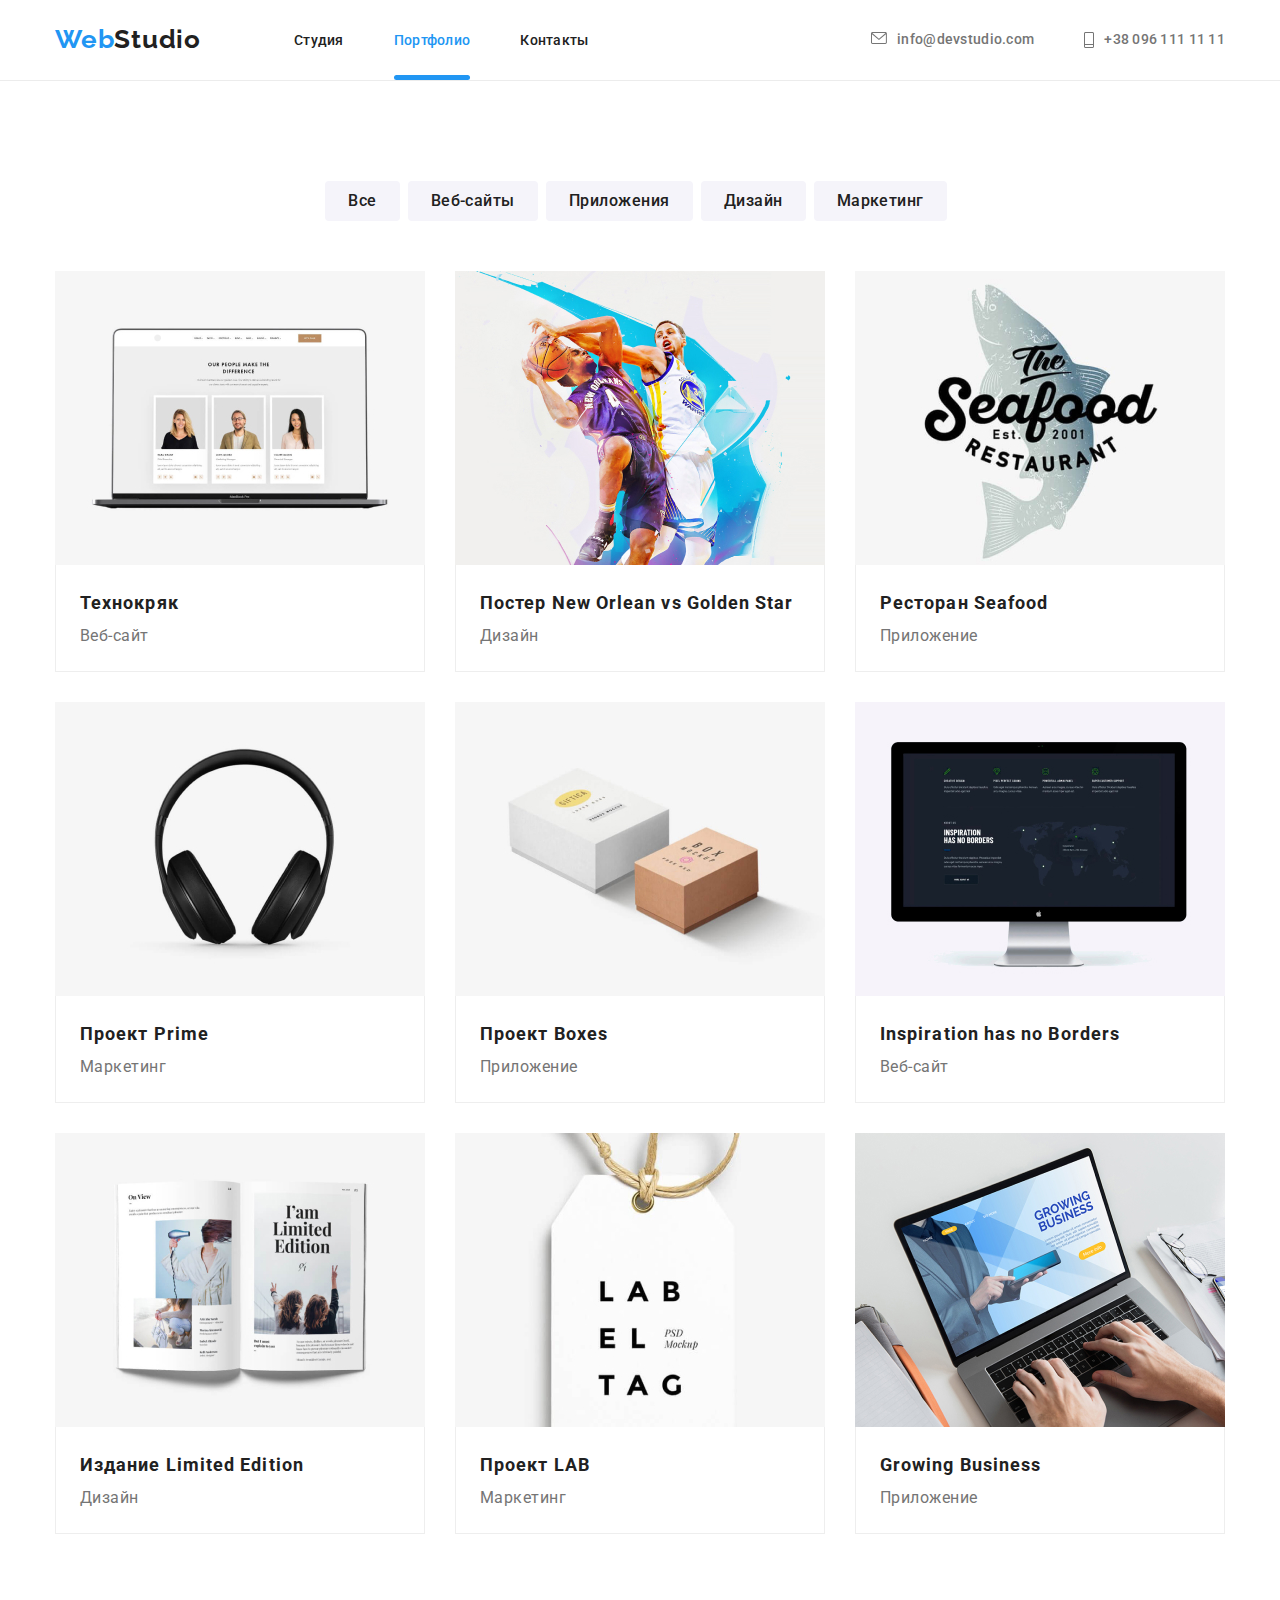
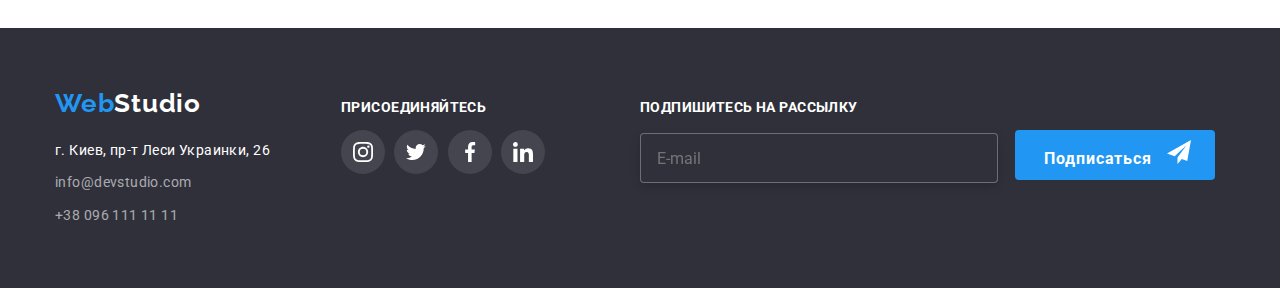
<file: portfolio.html>
<!DOCTYPE html>
<html lang="ru">

<head>
    <meta charset="UTF-8">
    <meta http-equiv="X-UA-Compatible" content="IE=edge">
    <meta name="viewport" content="width=device-width, initial-scale=1.0">
    <link rel="stylesheet"
        href="https://fonts.googleapis.com/css2?family=Raleway:wght@700&family=Roboto:wght@400;500;700;900&display=swap">
    <link rel="stylesheet"
        href="https://cdnjs.cloudflare.com/ajax/libs/modern-normalize/1.1.0/modern-normalize.min.css">
    <link rel="stylesheet" href="./css/main.min.css">
    <title>Document</title>
</head>

<body>

    <!---------------------BLOCK NAVIGATION--------------------->

    <header class="header-nav container">
    
        <nav class="main-nav">
    
    
            <a href="/" class="link-studio"> <span class="logoone">Web</span><span class="logoand">Studio</span></a>
    
            <ul class="navbox">
                <li><a href="./index.html" class="navbox__link navbox__boxin ">Студия</a></li>
                <li><a href="./portfolio.html" class="navbox__link navbox__boxin navbox--current">Портфолио</a></li>
                <li><a href="" class="navbox__link">Контакты</a></li>
            </ul>
        </nav>
        <ul class="contact">
            <li class="contact__linka"><a href="mailto:info@devstudio.com " class="navbox__link">
    
    
                    <svg class="contact__telsvg">
    
                        <use href="images/symbol-defs.svg#icon-mail"></use>
    
                    </svg>
    
    
    
                    info@devstudio.com</a></li>
            <li class="contact__linka"><a href="tel:+380961111111" class="navbox__link">
    
    
                    <svg class="contact__phonesvg">
    
                        <use href="images/symbol-defs.svg#icon-phone"></use>
    
                    </svg>
    
                    +38 096 111 11 11</a></li>
        </ul>
    
    </header>
 <!-----------------BLOCK NAVIGATION AND-------------------->


 <!---------------------BLOCK BUTTONS----------------------->

    
    <section class="section-but">
        <div class="container">
            <ul class="pushbutton">
                <li class="pushbutton__butli"><button type="button" class="pushbutton__but">Все</button></li>
                <li class="pushbutton__butli"><button type="button" class="pushbutton__but">Веб-сайты</button></li>
                <li class="pushbutton__butli"><button type="button" class="pushbutton__but">Приложения</button></li>
                <li class="pushbutton__butli"><button type="button" class="pushbutton__but">Дизайн</button></li>
                <li class="pushbutton__butli"><button type="button" class="pushbutton__but pushbutton__mar">Маркетинг</button></li>
            </ul>
        </div>

    </section>
    <!-------------------BLOCK BUTTONS AND------------------->


    <!------------------------BLOCK PICTURES--------------------->
    <div class="container">
        <ul class="sales-unit">

            <li class="sales-unit__list">
                <a href="" class="sales-unit__link">
                    <div class="sales-unit__inner">

                        <img src="./images/portfolio/peoplethree.jpg" class="sales-unit__foto-a" alt="peoplethree" width="370">
                        <div class="sales-unit__overlay">
                            <p class="sales-unit__textloren">Технокряк это современная площадка распространения коронавируса.
                                Компании используют эту платформу для цифрового
                                шпионажа и атак на защищённые сервера конкурентов.</p>
                        </div>
                    </div>
                    <div class="sales-unit__contentdiv">
                        <h2 class="sales-unit__know-how">Технокряк</h2>
                        <p class="sales-unit__instrument-veb">Веб-сайт</p>
                    </div>
                </a>
            </li>


            <li class="sales-unit__list">
                <a href="" class="sales-unit__link">
                    <div class="sales-unit__inner">
                        <img src="./images/portfolio/basketball.jpg" class="sales-unit__foto-a" alt="basketball" width="370">
                        <div class="sales-unit__overlay">
                            <p class="sales-unit__textloren">Технокряк это современная площадка распространения коронавируса.
                                Компании используют эту платформу для цифрового
                                шпионажа и атак на защищённые сервера конкурентов.</p>
                        </div>

                    </div>
                    <div class="sales-unit__contentdiv">
                        <h2 class="sales-unit__know-how">Постер New Orlean vs Golden Star</h2>
                        <p class="sales-unit__instrument-veb">Дизайн</p>
                    </div>
                </a>
            </li>


            <li class="sales-unit__list">
                <a href="" class="sales-unit__link">
                    <div class="sales-unit__inner">
                        <img src="./images/portfolio/seafood.jpg" class="sales-unit__foto-a" alt="seafood" width="370">
                        <div class="sales-unit__overlay">
                            <p class="sales-unit__textloren">Технокряк это современная площадка распространения коронавируса.
                                Компании используют эту платформу для цифрового
                                шпионажа и атак на защищённые сервера конкурентов.</p>
                        </div>
                    </div>
                    <div class="sales-unit__contentdiv">
                        <h2 class="sales-unit__know-how">Ресторан Seafood</h2>
                        <p class="sales-unit__instrument-veb">Приложение</p>
                    </div>
                </a>
            </li>


            <li class="sales-unit__list">
                <a href="" class="sales-unit__link">
                    <div class="sales-unit__inner">
                        <img src="./images/portfolio/headphones.jpg" class="sales-unit__foto-a" alt="headphones" width="370">
                        <div class="sales-unit__overlay">
                            <p class="sales-unit__textloren">Технокряк это современная площадка распространения коронавируса.
                                Компании используют эту платформу для цифрового
                                шпионажа и атак на защищённые сервера конкурентов.</p>
                        </div>
                    </div>
                    <div class="sales-unit__contentdiv">
                        <h2 class="sales-unit__know-how">Проект Prime</h2>
                        <p class="sales-unit__instrument-veb">Маркетинг</p>
                    </div>
                </a>
            </li>


            <li class="sales-unit__list">
                <a href="" class="sales-unit__link">
                    <div class="sales-unit__inner">
                        <img src="./images/portfolio/boxes.jpg" class="sales-unit__foto-a" alt="boxes" width="370">
                        <div class="sales-unit__overlay">
                            <p class="sales-unit__textloren">Технокряк это современная площадка распространения коронавируса.
                                Компании используют эту платформу для цифрового
                                шпионажа и атак на защищённые сервера конкурентов.</p>
                        </div>
                    </div>
                    <div class="sales-unit__contentdiv">
                        <h2 class="sales-unit__know-how">Проект Boxes</h2>
                        <p class="sales-unit__instrument-veb">Приложение</p>
                    </div>
                </a>
            </li>


            <li class="sales-unit__list">
                <a href="" class="sales-unit__link">
                    <div class="sales-unit__inner">
                        <img src="./images/portfolio/screen.jpg" class="sales-unit__foto-a" alt="screen" width="370">
                        <div class="sales-unit__overlay">
                            <p class="sales-unit__textloren">Технокряк это современная площадка распространения коронавируса.
                                Компании используют эту платформу для цифрового
                                шпионажа и атак на защищённые сервера конкурентов.</p>
                        </div>
                    </div>
                    <div class="sales-unit__contentdiv">
                        <h2 class="sales-unit__know-how">Inspiration has no Borders</h2>
                        <p class="sales-unit__instrument-veb">Веб-сайт</p>
                    </div>
                </a>
            </li>


            <li class="sales-unit__list">
                <a href="" class="sales-unit__link">
                    <div class="sales-unit__inner">
                        <img src="./images/portfolio/magazine.jpg" class="sales-unit__foto-a" alt="magazine" width="370">
                        <div class="sales-unit__overlay">
                            <p class="sales-unit__textloren">Технокряк это современная площадка распространения коронавируса.
                                Компании используют эту платформу для цифрового
                                шпионажа и атак на защищённые сервера конкурентов.</p>
                        </div>
                    </div>
                    <div class="sales-unit__contentdiv">
                        <h2 class="sales-unit__know-how">Издание Limited Edition</h2>
                        <p class="sales-unit__instrument-veb">Дизайн</p>
                    </div>
                </a>
            </li>


            <li class="sales-unit__list">
                <a href="" class="sales-unit__link">
                    <div class="sales-unit__inner">
                        <img src="./images/portfolio/lable.jpg" class="sales-unit__foto-a" alt="lable" width="370">
                        <div class="sales-unit__overlay">
                            <p class="sales-unit__textloren">Технокряк это современная площадка распространения коронавируса.
                                Компании используют эту платформу для цифрового
                                шпионажа и атак на защищённые сервера конкурентов.</p>
                        </div>
                    </div>
                    <div class="sales-unit__contentdiv">
                        <h2 class="sales-unit__know-how">Проект LAB</h2>
                        <p class="sales-unit__instrument-veb">Маркетинг</p>
                    </div>
                </a>
            </li>


            <li class="sales-unit__list">
                <a href="" class="sales-unit__link">
                    <div class="sales-unit__inner">
                        <img src="./images/portfolio/laptop.jpg" class="sales-unit__foto-a" alt="laptop" width="370">
                        <div class="sales-unit__overlay">
                            <p class="sales-unit__textloren">Технокряк это современная площадка распространения коронавируса.
                                Компании используют эту платформу для цифрового
                                шпионажа и атак на защищённые сервера конкурентов.</p>
                        </div>
                    </div>
                    <div class="sales-unit__contentdiv">
                        <h2 class="sales-unit__know-how">Growing Business</h2>
                        <p class="sales-unit__instrument-veb">Приложение</p>
                    </div>
                </a>
            </li>
        </ul>
    </div>
    </section>
    <!------------------------BLOCK PICTURES AND--------------------->


    <!----------------------------BLOCK FUTER----------------------->
    <footer class="fut-box">
        <div class="container fut-container">
            <div class="footerbox">
    
                <a href="/" class="footerbox__foot-link"> <span class="footerbox__foot-logo">Web</span><span
                        class="footerbox__foot-logoand">Studio</span></a>
                <address class="footerbox__foot-address"> г. Киев, пр-т Леси Украинки, 26 </address>
                <ul class="footerbox__foot-mail-tel">
                    <li class="footerbox__foot-mail">
                        <a href="mailto:info@devstudio.com" class="footerbox__foot-mail-com">info@devstudio.com</a>
                    </li>
                    <li>
                        <a href="tel:+380961111111" class="footerbox__foot-tel-com">+38 096 111 11 11</a>
                    </li>
                </ul>
    
            </div>
    
    
            <!---------------- FOOTER blok-connect------------------------>
    
    
    
            <div class="blok-connect">
    
                <span class="connekt"> присоединяйтесь </span>
    
    
                <ul class="socials">
                    <li class="socials__list-fut-li">
                        <a href="" class="socials__link-fut-a">
                            <svg class="socials__icon-fut">
                                <use href="images/symbol-defs.svg#icon-instagfirst"> </use>
                            </svg>
                        </a>
                    </li>
    
    
                    <li class="socials__list-fut-li">
                        <a href="" class="socials__link-fut-a">
                            <svg class="socials__icon-fut">
                                <use href="images/symbol-defs.svg#icon-sova"> </use>
                            </svg>
                        </a>
                    </li>
    
    
                    <li class="socials__list-fut-li">
                        <a href="" class="socials__link-fut-a">
                            <svg class="socials__icon-fut">
                                <use href="images/symbol-defs.svg#icon-facebook"> </use>
                            </svg>
                        </a>
                    </li>
    
    
                    <li class="socials__list-fut-li">
                        <a href="" class="socials__link-fut-a">
                            <svg class="socials__icon-fut">
                                <use href="images/symbol-defs.svg#icon-linkedin"> </use>
                            </svg>
                        </a>
                    </li>
    
                </ul>
            </div>
    
    
            <!--------- FOOTER blok-connect and--------->
    
    
            <!--------- FOOTER blok-futcon--------->
            <div class="blok-futcon">
    
                <span class="connekt">Подпишитесь на рассылку</span>
    
                <div class="footer-sect">
                    <input type="email" class="footer-sect__futimp" name="mail" id="mail" placeholder="E-mail">
    
    
                    <button type="submit" class="footer-sect__but-futsend">Подписаться
                        <svg class="footer-sect__svg-flight">
    
                            <use href="./images/symbol-desam.svg#icon-samolet"></use>
    
                        </svg>
                    </button>
                </div>
            </div>
            <!--------- FOOTER blok-futcon and--------->
        </div>
    </footer>
    <script src="./js/modal.js"></script>
    </body>
    </body>
    
    </html>
    <!----------------------BLOCK FOOTER AND----------->
</file>
<file: css/clon.css>
/* -----------разметка boby----------*/

h1,
h2,
h3,
h4,
p,
ul {
  margin: 0px;
  padding: 0px;
}

body {
  margin: 0;
  color: #757575;
  font-family: Roboto, sans-serif;
  background-color: white;
  letter-spacing: 0.03em;
}
/* -----------разметка boby and----------*/
:root {
  --main-bg-color: #ffffff;
  --dg-sacond-color: #2f303a;
  --text-main-color: #757575;
  --hov-foc-color: #2196f3;
  --hov-foc-exclusiv: #188ce8;
  --text-dec-black: #212121;
  --text-rgb-a: rgba(255, 255, 255, 0.6);
  --text-bg-dop: #f5f4fa;
}
.container {
  width: 1200px;
  outline: 1px solid transparent;
  margin: 0 auto;
  padding-left: 15px;
  padding-right: 15px;
}
/*------------разметка nav----------*/

.header-nav {
  background-color: var(--main-bg-color);
  display: flex;
  margin-left: 0 auto;
  align-items: center;
}
.had {
  display: flex;
}
.main-nav {
  color: var(--text-dec-black);
  display: flex;
  align-items: center;
  margin-right: 0px;
}

.link-studio {
  font-family: Raleway;
  font-weight: 700;
  font-size: 26px;
  line-height: 1.19;
  letter-spacing: 0.03em;
  padding-top: 24px;
  padding-bottom: 25px;
  text-decoration: none;
  color: var(--text-dec-black);
}

.logoone {
  color: var(--hov-foc-color);
  font-family: Raleway;
  font-weight: 700;
  font-size: 26px;
  line-height: 1.192;
  letter-spacing: 0.03em;
}

.logoand {
  font-family: Raleway;
  font-weight: 700;
  font-size: 26px;
  line-height: 1.192;
  letter-spacing: 0.03em;
  transition: color 250ms cubic-bezier(0.4, 0, 0.2, 1);
  transition-property: var(--hov-foc-color);
}
.logoand:hover {
  color: var(--hov-foc-color);
}
.logo > span {
  color: var(--hov-foc-color);
  font-family: Raleway;
  font-weight: 700;
  font-size: 26px;
  line-height: 1.92;
  letter-spacing: 0.03em;
}
.stpoco {
  color: var(--text-dec-black);
  list-style: none;
  display: flex;
  margin-left: 93px;
}

.boxin {
  margin-right: 50px;
  position: relative;
}
.stpoco .current::after {
  content: "";
  display: inline;
  width: 100%;
  height: 5px;
  background-color: var(--hov-foc-color);
  position: absolute;
  left: 0;
  bottom: 0;
  border-radius: 4px;
}
.stpoco .current {
  color: var(--hov-foc-color);
}

.link {
  color: var(--text-dec-black);
  text-decoration: none;
  letter-spacing: 0.02em;
  font-size: 14px;
  padding-top: 32px;
  padding-bottom: 32px;
  font-weight: 500;
  transition: 250ms cubic-bezier(0.4, 0, 0.2, 1);
}
/* .link:hover {
  color: pink;
} */

.contact {
  list-style: none;
  font-size: 14px;
  line-height: 1.14;
  display: flex;
  margin-left: auto;
  align-items: center;
}
.contact .link {
  color: var(--text-main-color);
  text-decoration: none;
  list-style: none;
  display: inline-flex;
  fill: var(--text-main-color);
}
.contact .linka {
  margin-right: 50px;
  font-size: 14px;
  align-items: center;
  display: flex;
  font-weight: 500;
  letter-spacing: 0.02em;
}
.linka:last-child {
  margin-right: 0px;
}
.link:hover,
.link:focus {
  color: #2196f3;
  fill: var(--hov-foc-color);
}
.marlin {
  margin-right: 50px;
}
.linka:hover,
.linka:focus {
  fill: #2196f3;
}
.tel-befor {
  width: 100%;
  height: 100%;
  margin-right: 10px;
  fill: #757575;
}
.tel-befor:hover {
  fill: var(--hov-foc-color);
}
.tel-svg {
  width: 16px;
  height: 12px;
  margin-right: 10px;
}
.phone-a {
  margin-right: 10px;
  fill: var(--text-main-color);
}
.phone-a:hover,
.phone-a:focus {
  fill: #2196f3;
}
.phone-svg {
  width: 10px;
  height: 16px;
  margin-right: 10px;
}
/*------------разметка nav and----------*/

/*------------разметка solutions----------*/
.solutions {
  background-color: var(--dg-sacond-color);
  letter-spacing: 0.06em;
  max-width: 1600px;
  padding-top: 200px;
  padding-bottom: 200px;
  text-align: center;
  margin-left: auto;
  margin-right: auto;
  background-image: linear-gradient(
      rgba(47, 48, 58, 0.4),
      rgba(47, 48, 58, 0.4)
    ),
    url(../images/Imgfotomain.jpg);

  background-color: #c4c4c4;
  background-repeat: no-repeat;
  background-size: cover;
  background-position: center;
  /* background-image: linear-gradient(#2f303a 40%); */
}

.solution-business {
  color: var(--main-bg-color);
  font-family: Roboto;
  font-weight: 900;
  font-size: 44px;
  line-height: 1.36;
  letter-spacing: 0.06em;
  margin-top: 0;
  margin-bottom: 0;
  text-align: center;
  margin: 0 auto;
  max-width: 696px;
  text-transform: uppercase;
}
.ordservis {
  color: var(--main-bg-color);
  font-family: inherit;
  font-weight: 700;
  font-size: 16px;
  line-height: 1.87;
  letter-spacing: 0.06em;
  cursor: pointer;
  background-color: var(--hov-foc-color);
  border-radius: 4px;
  padding: 10px 32px 10px 32px;
  margin-top: 40px;
  text-align: center;
  transition: color 250ms cubic-bezier(0.4, 0, 0.2, 1);
  transition-property: var(--hov-foc-color);
  border: transparent;
}
.ordservis:hover,
.ordservis:focus {
  background-color: var(--hov-foc-exclusiv);
}
.backdrop.is-hidden {
  pointer-events: none;
  opacity: 0;
}
.backdrop {
  position: fixed;
  top: 0;
  left: 0;
  width: 100%;
  height: 100%;
  border: 2px solid transparent;
  background-color: rgba(0, 0, 0, 0.2);
}
.modal {
  position: absolute;
  top: 50%;
  left: 50%;
  transform: translate(-50%, -50%);
  width: 528px;
  height: 581px;
  background-color: white;
  border: 2px solid transparent;
  transition: transform 250ms cubic-bezier(0.4, 0, 0.2, 1);
}
.closebat {
  position: absolute;
  right: 8px;
  top: 8px;
  width: 30px;
  height: 30px;
  border-radius: 50%;
  border: 1px solid rgba(0, 0, 0, 0.1);
  background-color: #ffffff;
}
.closesvg {
  width: 11px;
  height: 11px;
}
.closebat:hover {
  fill: var(--hov-foc-color);
  transition: color 250ms cubic-bezier(0.4, 0, 0.2, 1);
  transition-property: var(--hov-foc-color);
}

.formfild {
  border: 1px solid transparent;
  width: 528px;
  height: auto;
  margin-left: auto;
  margin-right: auto;
  padding: 40px;
}
.form-grup {
  border: 1px solid transparent;
  display: flex;
  flex-direction: column;
  align-items: flex-start;
  margin-bottom: 10px;
}
.form-grup:first-child {
  margin-bottom: 0px;
  position: relative;
}

.form-grup input {
  width: 448px;
  height: 40px;
  border-radius: 4px;
  background: #ffffff;
  border: 1px solid rgba(33, 33, 33, 0.2);
  box-sizing: border-box;
  padding: 0;
  padding-left: 30px;
}
.testone:hover,
.testone:focus {
  border-color: var(--hov-foc-color);
  border: 1px solid var(--hov-foc-color);
}
.form-grup input:hover,
.form-grup input:focus {
  border-color: var(--hov-foc-color);
  transition: color 250ms cubic-bezier(0.4, 0, 0.2, 1);
  transition-property: var(--hov-foc-color);
}
.form-grup input:hover + .fon,
.form-grup input:focus + .fon {
  fill: var(--hov-foc-color);
  border-color: var(--hov-foc-color);
}
input:not(:placeholder-shown),
input:not(:placeholder-shown) + .fon {
  fill: var(--hov-foc-color);
  border-color: var(--hov-foc-color);
}
textarea:not(:placeholder-shown) {
  border-color: var(--hov-foc-color);
}
.form-grup label {
  margin-bottom: 4px;
  font-size: 12px;
  color: #757575;
  line-height: 1.16;
  font-weight: 400;
  letter-spacing: 0.01em;
}
.form-grup .modform {
  font-family: Roboto;
  font-weight: bold;
  font-size: 20px;
  line-height: 23px;
  text-align: center;
  letter-spacing: 0.03em;
  color: #212121;
  margin-bottom: 12px;
}

.mail-div {
  position: relative;
  display: inline-block;
}
.fon {
  position: absolute;
  width: 15px;
  height: 12px;
  display: inline-block;
  transform: translateX(-434.5px);
  margin-top: 14px;
}
.form-grup:hover,
.form-grup:focus {
  transition: color 250ms cubic-bezier(0.4, 0, 0.2, 1);
  transition-property: var(--hov-foc-color);
}

textarea {
  border-radius: 4px;
  width: 448px;
  height: 120px;
  border: 1px solid rgba(33, 33, 33, 0.2);
  box-sizing: border-box;
  resize: none;
  padding-top: 12px;
  padding-right: 16px;
  padding-bottom: 12px;
  padding-left: 16px;
  font-size: 14px;
  line-height: 1.14;
  letter-spacing: 0.01em;
  color: rgba(117, 117, 117, 0.5);
  margin-bottom: 10px;
}
textarea:hover,
textarea:focus {
  transition: color 250ms cubic-bezier(0.4, 0, 0.2, 1);
  transition-property: var(--hov-foc-color);
  border-color: var(--hov-foc-color);
  border: 1px solid var(--hov-foc-color);
}
.form-grup ::placeholder {
  font-size: 12px;
  line-height: 1.16;
  letter-spacing: 0.01em;
  color: rgba(117, 117, 117, 0.5);
}
.gemor {
  display: flex;
}
.kvadrat {
  display: block;
  width: 16px;
  height: 15px;
  border-radius: 4px;
  border: 1px solid black;
  border-color: #212121;
  display: none;
}
.chekblue {
  display: block;
  width: 16px;
  height: 15px;
  border-radius: 4px;
  border: 2px solid #212121;
  margin-right: 9px;
  margin-left: 10px;
}
.gemor input:checked + .chekblue {
  background-image: url(../images/ichecki.svg);
  background-size: contain;
  border: 2px solid var(--hov-foc-color);
  background-color: var(--hov-foc-color);
}
.sogltex {
  font-size: 14px;
  color: #757575;
  line-height: 1.16;
  font-weight: 400;
  letter-spacing: 0.03em;
  display: bloc;
}
.yslovi {
  color: var(--hov-foc-color);
}
.but-send {
  color: var(--main-bg-color);
  font-family: inherit;
  font-weight: 700;
  font-size: 16px;
  line-height: 1.87;
  letter-spacing: 0.06em;
  cursor: pointer;
  background-color: var(--hov-foc-color);
  border-radius: 4px;
  padding: 10px 32px 10px 32px;
  width: 200px;
  height: 50px;
  text-align: center;
  transition: color 250ms cubic-bezier(0.4, 0, 0.2, 1);
  transition-property: var(--hov-foc-color);
  margin-top: 30px;
  border: transparent;
}
.but-send:hover,
.but-send:focus {
  background-color: #188ce8;
  transition: color 250ms cubic-bezier(0.4, 0, 0.2, 1);
  transition-property: var(--hov-foc-color);
}
/*------------разметка  solutions and----------*/
/*------------разметка vlastivosti----------*/
.box-section {
  padding-top: 94px;
}

.vlastivosti {
  list-style: none;
  display: flex;
}
.groop-pec:first-child {
  margin-left: 0px;
}
.icomfive {
  width: 270px;
  height: 120px;
  margin-bottom: 30px;
  background-color: #f5f4fa;
  padding-top: 25px;
  padding-bottom: 25px;
  padding-left: 100px;
  padding-right: 100px;
}
.groop-pec {
  width: calc(100% / 4);
  margin-left: 30px;
}
.good-job {
  color: var(--text-dec-black);
  font-family: Roboto;
  font-weight: 700;
  font-size: 14px;
  line-height: 1.14;
  letter-spacing: 0.03em;
  text-transform: uppercase;
  margin-bottom: 10px;
}
.exersise {
  font-weight: normal;
  font-size: 14px;
  line-height: 1.71;
  letter-spacing: 0.03em;
}

/*------------разметка vlastivosti and----------*/
/*----------what-we-are-doing-------*/
.doing {
  padding-top: 94px;
  padding-bottom: 94px;
}
.what-we-are-doing {
  color: var(--text-dec-black);
  font-family: Roboto;
  font-weight: 700;
  font-size: 36px;
  line-height: 1.16;
  letter-spacing: 0.03em;
  margin-bottom: 50px;
  text-align: center;
}
.doing-foto {
  list-style: none;
  display: flex;
  width: calc(100% / 3-30);
}
.threefoto {
  margin-right: 30px;
  width: calc(100% / 3);
}
.threefoto:last-child {
  margin-right: 0px;
}
.adigeja {
  width: 100%;
  height: 70px;
  background-color: rgba(47, 48, 58, 0.8);
  position: relative;
  transform: translateY(-100%);
}
.chaildplas {
  position: absolute;
  padding-top: 27px;
  padding-bottom: 27px;
  padding-left: 83px;
  text-align: center;
  line-height: 16.41px;
  text-transform: uppercase;
  color: var(--text-bg-dop);
  font-size: 14px;
  font-style: normal;
  font-weight: 700;
  transform: translateY(0);
}
/*----------what-we-are-doing and-------*/
/*----------our-team-----------*/
.our-team {
  background: var(--text-bg-dop);
  padding-top: 94px;
  padding-bottom: 94px;
}
.together-team {
  list-style: none;
  display: flex;
}
.portfol {
  margin-right: 30px;
  height: auto;
  box-shadow: 0px 1px 3px rgba(0, 0, 0, 0.12), 0px 1px 1px rgba(0, 0, 0, 0.14),
    0px 2px 1px rgba(0, 0, 0, 0.2);
}
.portfol:last-child {
  margin-right: 0px;
}
.divtext {
  padding-top: 30px;
  padding-bottom: 30px;
  background-color: #ffffff;
  border-radius: 0px 0px 4px 4px;
}

/* .foto-ouer-team {
 
} */
.foto-ouer-team {
  display: flex;
}
.foto-port {
  height: 260px;
}
.name {
  color: var(--text-dec-black);
  font-family: Roboto;
  font-weight: 500;
  font-size: 16px;
  line-height: 1.18;
  letter-spacing: 0.03em;
  margin-bottom: 10px;
  text-align: center;
}
.prof {
  font-weight: normal;
  font-size: 16px;
  line-height: 1.18;
  letter-spacing: 0.03em;
  text-align: center;
  margin-bottom: 16px;
}

/*-------------jg------*/

.icomcparens {
  display: flex;
  justify-content: space-between;

  list-style: none;
  width: 206px;
  height: 44px;
  margin-left: 32px;
}
.icomclas {
  display: inline-flex;
  border: 1px solid transparent;
  width: 44px;
  height: 44px;
}

.icoma {
  display: inline-flex;
  fill: #afb1b8;
  border: 1px solid transparent;
  border-radius: 50%;
  width: 100%;
  height: 100%;
  align-items: center;
  justify-content: center;
  transition: color 250ms cubic-bezier(0.4, 0, 0.2, 1);
  transition-property: var(--hov-foc-color);
}
.icoma:hover,
.icoma:focus {
  background-color: var(--hov-foc-color);
  fill: #ffffff;
}
.icomhover {
  width: 20px;
  height: 20px;
}

/*---------Постоянные клиенты----*/
.section-klient {
  padding-top: 94px;
  padding-bottom: 94px;
}

.klienti {
  font-family: Roboto;
  display: block;
  font-weight: bold;
  font-size: 36px;
  line-height: 42px;
  text-align: center;
  letter-spacing: 0.03em;
  color: #212121;
  margin-bottom: 50px;
}

.incomklient-ul {
  display: flex;
  align-items: center;
  justify-content: space-around;
}

.inkomklien-li {
  display: inline-flex;
  width: 170px;
  height: 92px;
  list-style: none;
}
.inckli-a {
  display: inline-flex;
  width: inherit;
  height: inherit;
  justify-content: center;
  align-items: center;
  fill: #afb1b8;
  border: 1px solid #afb1b8;
  border-radius: 4px;
  transition: 250ms cubic-bezier(0.4, 0, 0.2, 1);
}
.inckli-a:hover,
.inckli-a:focus {
  fill: #2196f3;
  border: 1px solid #2196f3;
}

.incom-svg {
  border: 1px solid transparent;
  width: 106px;
  height: 60px;
}

/*----------our-team and-----------*/
/*----------footer-----------*/
footer {
  background: var(--dg-sacond-color);
}
.fut-box {
  padding-top: 60px;
  padding-bottom: 60px;

  width: auto;
  margin: 0px auto;
}
.foot-link {
  text-decoration: none;
  margin-bottom: 20px;
  display: inline-block;
}
.foot-logo {
  color: var(--hov-foc-color);
  font-family: Raleway;
  font-weight: 700;
  font-size: 26px;
  line-height: 1.19;
  letter-spacing: 0.03em;
}
.foot-logoand {
  color: var(--main-bg-color);
  font-family: Raleway;
  font-weight: 700;
  font-size: 26px;
  line-height: 1.19;
  letter-spacing: 0.03em;
  transition: color 250ms cubic-bezier(0.4, 0, 0.2, 1);
  transition-property: var(--hov-foc-color);
}
.foot-logoand:hover,
.foot-logoand:focus {
  color: var(--hov-foc-color);
}
.foot-address {
  color: var(--main-bg-color);
  font-style: normal;
  font-size: 14px;
  line-height: 1.71;
  letter-spacing: 0.03em;
  margin-bottom: 9px;
}
.foot-mail-tel {
  list-style: none;
}

.foot-mail-com {
  color: var(--text-rgb-a);
  font-size: 14px;
  line-height: 1.71;
  letter-spacing: 0.03em;
  text-decoration: none;
  display: inline-block;
  margin-bottom: 9px;
  transition: color 250ms cubic-bezier(0.4, 0, 0.2, 1);
  transition-property: var(--hov-foc-color);
}
.foot-mail-com:hover,
.foot-mail-com:focus {
  color: var(--hov-foc-color);
}
.foot-tel-com {
  color: var(--text-rgb-a);
  font-size: 14px;
  line-height: 1.71;
  letter-spacing: 0.03em;
  text-decoration: none;
  transition: color 250ms cubic-bezier(0.4, 0, 0.2, 1);
  transition-property: var(--hov-foc-color);
}
.foot-tel-com:hover,
.foot-tel-com:focus {
  color: var(--hov-foc-color);
}

.blok-connect {
  border: 1px solid transparent;

  width: 206px;
  height: 80px;
  margin-left: 70px;
}
.connekt {
  display: inline-block;
  text-transform: uppercase;
  font-weight: bold;
  font-size: 14px;
  line-height: 16px;
  letter-spacing: 0.03em;
  text-transform: uppercase;
  color: #ffffff;
  margin-bottom: 15px;
}

/*----------Новый блок------------*/

/*-------portfolio work---------*/
.fut-container {
  display: flex;
  align-items: baseline;
}
.icon-fut-ul {
  display: flex;
  justify-content: space-between;
}
.icon-fut-li {
  width: 44px;
  height: 44px;
  list-style: none;
}
.icon-fut-a {
  display: inline-flex;
  justify-content: center;
  align-items: center;
  border: 1px solid transparent;
  border-radius: 50%;
  fill: #ffffff;
  width: 100%;
  height: 100%;
  background-color: rgba(255, 255, 255, 0.1);
  transition: color 250ms cubic-bezier(0.4, 0, 0.2, 1);
  transition-property: var(--hov-foc-color);
}

.icon-fut-a:hover,
.icon-fut-a:focus {
  fill: #ffffff;
  background-color: var(--hov-foc-color);
}
.icon-fut {
  width: 20px;
  height: 20px;
}

/*----------footer and-----------*/
.ouer-work {
  padding-top: 100px;
  margin: 0px;
}
/* .our-work-done{
        display: none;
    } */
.section-but {
  padding-top: 100px;
  padding-bottom: 0;
  border-top: 1px solid #ececec;
}
.button-tipe {
  /* background-color: var(--text-bg-dop); */
  list-style: none;
  min-width: unset;
  /* display: inline-block; */
  display: flex;
  /* width: calc(100%/5); */
  align-items: center;
  justify-content: center;
  margin-bottom: 50px;
}
.butli {
  margin-right: 8px;
}
.but.mar {
  margin-right: 0px;
}
/* button {
  
} */
.but {
  color: var(--text-dec-black);
  font-family: inherit;
  font-weight: 500;
  font-size: 16px;
  line-height: 1.62;
  letter-spacing: 0.03em;
  cursor: pointer;
  background-color: var(--text-bg-dop);
  border-radius: 4px;
  border: 1px solid transparent;
  padding-top: 6px;
  padding-right: 22px;
  padding-bottom: 6px;
  padding-left: 22px;
  transition: color 250ms cubic-bezier(0.4, 0, 0.2, 1);
  transition-property: var(--hov-foc-color);
}
.but:hover,
.but:focus {
  color: var(--main-bg-color);
  background-color: var(--hov-foc-color);
  box-shadow: 0px 1px 1px rgba(0, 0, 0, 0.12), 0px 4px 4px rgba(0, 0, 0, 0.06),
    1px 4px 6px rgba(0, 0, 0, 0.16);
}
/*----------after batton!!!!!!!!!-------*/

.all-inf-teh {
  list-style: none;
  display: flex;
  flex-wrap: wrap;
  margin-left: -30px;
  margin-top: -30px;
}
.all-inf-teh-li {
  display: flex;
  margin-left: 30px;
  margin-top: 30px;
  flex-basis: calc(100% / 3 - 30px);
}
.all-info {
  text-decoration: none;
  transition: color 250ms cubic-bezier(0.4, 0, 0.2, 1);
  transition-property: var(--hov-foc-color);
}

.all-info:hover {
  box-shadow: 0px 1px 3px rgba(0, 0, 0, 0.12), 0px 1px 1px rgba(0, 0, 0, 0.14),
    0px 2px 1px rgba(0, 0, 0, 0.2);
}

.contfoto {
  display: block;
  max-width: 100%;
  margin-bottom: 0px;
  position: relative;
  overflow: hidden;
}
.overlay {
  display: inline-block;
  content: "";
  position: absolute;
  transform: translateY(100%);
  transition: transform 250ms cubic-bezier(0.4, 0, 0.2, 1);
  top: 0;
  left: 0;
  width: 100%;
  height: 100%;
  color: white;
  background-color: var(--hov-foc-color);
  padding-top: 63px;
  padding-bottom: 63px;
  padding-left: 24px;
  padding-right: 24px;
}
.all-info:hover .overlay {
  transform: translateY(0);
}
.textloren {
  font-family: Roboto;
  font-style: normal;
  font-weight: normal;
  font-size: 18px;
  line-height: 1.6;

  letter-spacing: 0.03em;

  color: #ffffff;
}
img {
  display: block;
  width: 100%;
}
.foto-a {
  margin-bottom: 0px;
  display: block;
}

.contentdiv {
  padding-top: 20px;
  padding-right: 24px;
  padding-left: 24px;
  padding-bottom: 20px;
  border-bottom: 1px solid #eeeeee;
  border-left: 1px solid #eeeeee;
  border-right: 1px solid #eeeeee;
}
.know-how {
  color: var(--text-dec-black);
  font-weight: 700;
  font-size: 18px;
  line-height: 2;
  letter-spacing: 0.06em;
  margin-bottom: 4px;
  display: inline;
}
.instrument-veb {
  color: var(--text-main-color);
  font-size: 16px;
  line-height: 1.87;
  letter-spacing: 0.03em;
}
.blok-futcon {
  border: 1px solid transparent;

  width: auto;
  height: 86px;
  margin-left: 93px;
}
.futimp {
  width: 358px;
  height: 50px;
  padding-left: 16px;
  padding-top: 15px;
  padding-bottom: 15px;
  background: #2f303a;
  border: 1px solid rgba(255, 255, 255, 0.3);
  box-sizing: border-box;
  filter: drop-shadow(0px 4px 4px rgba(0, 0, 0, 0.15));
  border-radius: 4px;
  margin-right: 12px;
  color: var(--text-bg-dop);
}
.butfutblok {
  display: block;
}
.but-futsend {
  color: var(--main-bg-color);
  font-family: inherit;
  font-weight: 700;
  font-size: 16px;
  line-height: 1.87;
  letter-spacing: 0.06em;
  cursor: pointer;
  background-color: var(--hov-foc-color);
  border-radius: 4px;

  padding-top: 10px;
  padding-bottom: 10px;
  padding-right: 0px;
  border: transparent;
  margin-left: 0px;
  width: 200px;
  height: 50px;
  text-align: center;
  transition: color 250ms cubic-bezier(0.4, 0, 0.2, 1);
  transition-property: var(--hov-foc-color);
}

.svg-flight {
  width: 24px;
  height: 24px;
  margin-left: 10px;
  fill: var(--text-bg-dop);
}
</file>
<file: css/main.min.css>
h1,h2,h3,h4,p,ul{margin:0px;padding:0px}body{margin:0;color:#757575;font-family:Roboto,sans-serif;background-color:#fff;letter-spacing:.03em}:root{--main-bg-color: #ffffff;--dg-sacond-color: #2f303a;--text-main-color: #757575;--hov-foc-color: #2196f3;--hov-foc-exclusiv: #188ce8;--text-dec-black: #212121;--text-rgb-a: rgba(255, 255, 255, 0.6);--text-bg-dop: #f5f4fa}.container{width:1200px;outline:1px solid transparent;margin:0 auto;padding-left:15px;padding-right:15px}.header-nav{background-color:var(--main-bg-color);display:-webkit-box;display:-ms-flexbox;display:flex;margin-left:0 auto;-webkit-box-align:center;-ms-flex-align:center;align-items:center}.main-nav{color:var(--text-dec-black);display:-webkit-box;display:-ms-flexbox;display:flex;-webkit-box-align:center;-ms-flex-align:center;align-items:center;margin-right:0px}.link-studio{font-family:Raleway;font-weight:700;font-size:26px;line-height:1.19;letter-spacing:.03em;padding-top:24px;padding-bottom:25px;text-decoration:none;color:var(--text-dec-black)}.logoone{color:var(--hov-foc-color);font-family:Raleway;font-weight:700;font-size:26px;line-height:1.192;letter-spacing:.03em}.logoand{font-family:Raleway;font-weight:700;font-size:26px;line-height:1.192;letter-spacing:.03em;-webkit-transition:color 250ms cubic-bezier(0.4, 0, 0.2, 1);transition:color 250ms cubic-bezier(0.4, 0, 0.2, 1);-webkit-transition-property:var(--hov-foc-color);transition-property:var(--hov-foc-color)}.logoand:hover{color:var(--hov-foc-color)}.navbox{color:var(--text-dec-black);list-style:none;display:-webkit-box;display:-ms-flexbox;display:flex;margin-left:93px}.span{color:var(--hov-foc-color);font-family:Raleway;font-weight:700;font-size:26px;line-height:1.92;letter-spacing:.03em}.navbox--current::after{content:"";display:inline;width:100%;height:5px;background-color:var(--hov-foc-color);position:absolute;left:0;bottom:0;border-radius:4px}.navbox__link{color:var(--text-dec-black);text-decoration:none;letter-spacing:.02em;font-size:14px;padding-top:32px;padding-bottom:32px;font-weight:500;-webkit-transition:250ms cubic-bezier(0.4, 0, 0.2, 1);transition:250ms cubic-bezier(0.4, 0, 0.2, 1)}.navbox__boxin{margin-right:50px;position:relative}.navbox--current{color:var(--hov-foc-color)}.contact{list-style:none;font-size:14px;line-height:1.14;display:-webkit-box;display:-ms-flexbox;display:flex;margin-left:auto;-webkit-box-align:center;-ms-flex-align:center;align-items:center}.contact .navbox__link{color:var(--text-main-color);text-decoration:none;list-style:none;display:-webkit-inline-box;display:-ms-inline-flexbox;display:inline-flex;fill:var(--text-main-color)}.contact .contact__linka{margin-right:50px;font-size:14px;-webkit-box-align:center;-ms-flex-align:center;align-items:center;display:-webkit-box;display:-ms-flexbox;display:flex;font-weight:500;letter-spacing:.02em}.contact__linka:last-child{margin-right:0px}.navbox__link:hover,.navbox__link:focus{color:var(--hov-foc-color);fill:var(--hov-foc-color)}.contact__linka:hover,.contact__linka:focus{fill:var(--hov-foc-color)}.contact__telsvg{width:16px;height:12px;margin-right:10px}.contact__phonesvg{width:10px;height:16px;margin-right:10px}.solutions{background-color:var(--dg-sacond-color);letter-spacing:.06em;max-width:1600px;padding-top:200px;padding-bottom:200px;text-align:center;margin-left:auto;margin-right:auto;background-image:-webkit-gradient(linear, left top, left bottom, from(rgba(47, 48, 58, 0.4)), to(rgba(47, 48, 58, 0.4))),url(../images/Imgfotomain.jpg);background-image:linear-gradient(rgba(47, 48, 58, 0.4), rgba(47, 48, 58, 0.4)),url(../images/Imgfotomain.jpg);background-color:#c4c4c4;background-repeat:no-repeat;background-size:cover;background-position:center}.solution-business{color:var(--main-bg-color);font-family:Roboto;font-weight:900;font-size:44px;line-height:1.36;letter-spacing:.06em;margin-top:0;margin-bottom:0;text-align:center;margin:0 auto;max-width:696px;text-transform:uppercase}.ordservis{color:var(--main-bg-color);font-family:inherit;font-weight:700;font-size:16px;line-height:1.87;letter-spacing:.06em;cursor:pointer;background-color:var(--hov-foc-color);border-radius:4px;padding:10px 32px 10px 32px;margin-top:40px;text-align:center;-webkit-transition:color 250ms cubic-bezier(0.4, 0, 0.2, 1);transition:color 250ms cubic-bezier(0.4, 0, 0.2, 1);-webkit-transition-property:var(--hov-foc-color);transition-property:var(--hov-foc-color);border:transparent}.ordservis:hover,.ordservis:focus{background-color:var(--hov-foc-exclusiv)}.backdrop.is-hidden{pointer-events:none;opacity:0}.backdrop{position:fixed;top:0;left:0;width:100%;height:100%;border:2px solid transparent;background-color:rgba(0,0,0,.2)}.modal{position:absolute;top:50%;left:50%;-webkit-transform:translate(-50%, -50%);transform:translate(-50%, -50%);width:528px;height:581px;background-color:#fff;border:2px solid transparent;-webkit-transition:-webkit-transform 250ms cubic-bezier(0.4, 0, 0.2, 1);transition:-webkit-transform 250ms cubic-bezier(0.4, 0, 0.2, 1);transition:transform 250ms cubic-bezier(0.4, 0, 0.2, 1);transition:transform 250ms cubic-bezier(0.4, 0, 0.2, 1), -webkit-transform 250ms cubic-bezier(0.4, 0, 0.2, 1)}.formfild__closebat{position:absolute;right:8px;top:8px;width:30px;height:30px;border-radius:50%;border:1px solid rgba(0,0,0,.1);background-color:#fff}.formfild__closebat:hover{fill:var(--hov-foc-color);-webkit-transition:color 250ms cubic-bezier(0.4, 0, 0.2, 1);transition:color 250ms cubic-bezier(0.4, 0, 0.2, 1);-webkit-transition-property:var(--hov-foc-color);transition-property:var(--hov-foc-color)}.formfild__closesvg{width:11px;height:11px}.formfild{border:1px solid transparent;width:528px;height:auto;margin-left:auto;margin-right:auto;padding:40px}.formfild__form-grup{border:1px solid transparent;display:-webkit-box;display:-ms-flexbox;display:flex;-webkit-box-orient:vertical;-webkit-box-direction:normal;-ms-flex-direction:column;flex-direction:column;-webkit-box-align:start;-ms-flex-align:start;align-items:flex-start;margin-bottom:10px}.formfild__form-grup:first-child{margin-bottom:0px;position:relative}.formfild__form-grup input{width:448px;height:40px;border-radius:4px;background:#fff;border:1px solid rgba(33,33,33,.2);-webkit-box-sizing:border-box;box-sizing:border-box;padding:0;padding-left:30px}.formfild__testone:hover,.formfild__testone:focus{border-color:var(--hov-foc-color);border:1px solid var(--hov-foc-color)}.formfild__form-grup input:hover,.formfild__form-grup input:focus{border-color:var(--hov-foc-color);-webkit-transition:color 250ms cubic-bezier(0.4, 0, 0.2, 1);transition:color 250ms cubic-bezier(0.4, 0, 0.2, 1);-webkit-transition-property:var(--hov-foc-color);transition-property:var(--hov-foc-color)}.formfild__form-grup input:hover+.formfild__fon,.formfild__form-grup input:focus+.formfild__fon{fill:var(--hov-foc-color);border-color:var(--hov-foc-color)}input:not(:-moz-placeholder-shown), input:not(:-moz-placeholder-shown)+.formfild__fon{fill:var(--hov-foc-color);border-color:var(--hov-foc-color)}input:not(:-ms-input-placeholder), input:not(:-ms-input-placeholder)+.formfild__fon{fill:var(--hov-foc-color);border-color:var(--hov-foc-color)}input:not(:placeholder-shown),input:not(:placeholder-shown)+.formfild__fon{fill:var(--hov-foc-color);border-color:var(--hov-foc-color)}textarea:not(:-moz-placeholder-shown){border-color:var(--hov-foc-color)}textarea:not(:-ms-input-placeholder){border-color:var(--hov-foc-color)}textarea:not(:placeholder-shown){border-color:var(--hov-foc-color)}.formfild__form-grup label{margin-bottom:4px;font-size:12px;color:var(--text-main-color);line-height:1.16;font-weight:400;letter-spacing:.01em}.formfild__form-grup .formfild__modform{font-family:Roboto;font-weight:bold;font-size:20px;line-height:23px;text-align:center;letter-spacing:.03em;color:var(--text-dec-black);margin-bottom:12px}.formfild__mail-div{position:relative;display:inline-block}.formfild__fon{position:absolute;width:15px;height:12px;display:inline-block;-webkit-transform:translateX(-434.5px);transform:translateX(-434.5px);margin-top:14px}.formfild__form-grup:hover,.formfild__form-grup:focus{-webkit-transition:color 250ms cubic-bezier(0.4, 0, 0.2, 1);transition:color 250ms cubic-bezier(0.4, 0, 0.2, 1);-webkit-transition-property:var(--hov-foc-color);transition-property:var(--hov-foc-color)}textarea{border-radius:4px;width:448px;height:120px;border:1px solid rgba(33,33,33,.2);-webkit-box-sizing:border-box;box-sizing:border-box;resize:none;padding-top:12px;padding-right:16px;padding-bottom:12px;padding-left:16px;font-size:14px;line-height:1.14;letter-spacing:.01em;color:rgba(117,117,117,.5);margin-bottom:10px}textarea:hover,textarea:focus{-webkit-transition:color 250ms cubic-bezier(0.4, 0, 0.2, 1);transition:color 250ms cubic-bezier(0.4, 0, 0.2, 1);-webkit-transition-property:var(--hov-foc-color);transition-property:var(--hov-foc-color);border-color:var(--hov-foc-color);border:1px solid var(--hov-foc-color)}.formfild__form-grup ::-webkit-input-placeholder{font-size:12px;line-height:1.16;letter-spacing:.01em;color:rgba(117,117,117,.5)}.formfild__form-grup ::-moz-placeholder{font-size:12px;line-height:1.16;letter-spacing:.01em;color:rgba(117,117,117,.5)}.formfild__form-grup :-ms-input-placeholder{font-size:12px;line-height:1.16;letter-spacing:.01em;color:rgba(117,117,117,.5)}.formfild__form-grup ::-ms-input-placeholder{font-size:12px;line-height:1.16;letter-spacing:.01em;color:rgba(117,117,117,.5)}.formfild__form-grup ::placeholder{font-size:12px;line-height:1.16;letter-spacing:.01em;color:rgba(117,117,117,.5)}.formfild__task{display:-webkit-box;display:-ms-flexbox;display:flex}.formfild__kvadrat{display:block;width:16px;height:15px;border-radius:4px;border:1px solid var(--text-dec-black);border-color:var(--text-dec-black);display:none}.formfild__chekblue{display:block;width:16px;height:15px;border-radius:4px;border:2px solid var(--text-dec-black);margin-right:9px;margin-left:10px}.formfild__task input:checked+.formfild__chekblue{background-image:url(../images/ichecki.svg);background-size:contain;border:2px solid var(--hov-foc-color);background-color:var(--hov-foc-color)}.formfild__sogltex{font-size:14px;color:var(--text-main-color);line-height:1.16;font-weight:400;letter-spacing:.03em;display:bloc}.formfild__yslovi{color:var(--hov-foc-color)}.formfild__but-send{color:var(--main-bg-color);font-family:inherit;font-weight:700;font-size:16px;line-height:1.87;letter-spacing:.06em;cursor:pointer;background-color:var(--hov-foc-color);border-radius:4px;padding:10px 32px 10px 32px;width:200px;height:50px;text-align:center;-webkit-transition:color 250ms cubic-bezier(0.4, 0, 0.2, 1);transition:color 250ms cubic-bezier(0.4, 0, 0.2, 1);-webkit-transition-property:var(--hov-foc-color);transition-property:var(--hov-foc-color);margin-top:30px;border:transparent}.formfild__but-send:hover,.formfild__but-send:focus{background-color:var(--hov-foc-color);-webkit-transition:color 250ms cubic-bezier(0.4, 0, 0.2, 1);transition:color 250ms cubic-bezier(0.4, 0, 0.2, 1);-webkit-transition-property:var(--hov-foc-color);transition-property:var(--hov-foc-color)}.box-section{padding-top:94px}.module{list-style:none;display:-webkit-box;display:-ms-flexbox;display:flex}.module__groop-pec:first-child{margin-left:0px}.module__icomfive{width:270px;height:120px;margin-bottom:30px;background-color:#f5f4fa;padding-top:25px;padding-bottom:25px;padding-left:100px;padding-right:100px}.module__groop-pec{width:calc(100% / 4);margin-left:30px}.module__good-job{color:var(--text-dec-black);font-family:Roboto;font-weight:700;font-size:14px;line-height:1.14;letter-spacing:.03em;text-transform:uppercase;margin-bottom:10px}.module__exersise{font-weight:normal;font-size:14px;line-height:1.71;letter-spacing:.03em}.doing{padding-top:94px;padding-bottom:94px}.doing__what-we-are-doing{color:var(--text-dec-black);font-family:Roboto;font-weight:700;font-size:36px;line-height:1.16;letter-spacing:.03em;margin-bottom:50px;text-align:center}.doing__doing-foto{list-style:none;display:-webkit-box;display:-ms-flexbox;display:flex;width:calc(100% / 3-30);height:294px}.doing__threefoto{margin-right:30px;width:calc(100% / 3);height:294px}.doing__threefoto:last-child{margin-right:0px}.doing__adigeja{width:100%;height:70px;background-color:rgba(47,48,58,.8);position:relative;-webkit-transform:translateY(-100%);transform:translateY(-100%)}.doing__chaildplas{position:absolute;padding-top:27px;padding-bottom:27px;padding-left:83px;text-align:center;line-height:16.41px;text-transform:uppercase;color:var(--text-bg-dop);font-size:14px;font-style:normal;font-weight:700;-webkit-transform:translateY(0);transform:translateY(0)}.partition{background:var(--text-bg-dop);padding-top:94px;padding-bottom:94px}.partition__together-team{list-style:none;display:-webkit-box;display:-ms-flexbox;display:flex}.partition__portfol{margin-right:30px;height:auto;-webkit-box-shadow:0px 1px 3px rgba(0,0,0,.12),0px 1px 1px rgba(0,0,0,.14),0px 2px 1px rgba(0,0,0,.2);box-shadow:0px 1px 3px rgba(0,0,0,.12),0px 1px 1px rgba(0,0,0,.14),0px 2px 1px rgba(0,0,0,.2)}.partition__portfol:last-child{margin-right:0px}.partition__divtext{padding-top:30px;padding-bottom:30px;background-color:#fff;border-radius:0px 0px 4px 4px}.partition__foto-ouer-team{display:-webkit-box;display:-ms-flexbox;display:flex}.partition__foto-port{height:260px}.partition__name{color:var(--text-dec-black);font-family:Roboto;font-weight:500;font-size:16px;line-height:1.18;letter-spacing:.03em;margin-bottom:10px;text-align:center}.partition__prof{font-weight:normal;font-size:16px;line-height:1.18;letter-spacing:.03em;text-align:center;margin-bottom:16px}.partition__icomcparens{display:-webkit-box;display:-ms-flexbox;display:flex;-webkit-box-pack:justify;-ms-flex-pack:justify;justify-content:space-between;list-style:none;width:206px;height:44px;margin-left:32px}.partition__icomclas{display:-webkit-inline-box;display:-ms-inline-flexbox;display:inline-flex;border:1px solid transparent;width:44px;height:44px}.partition__icoma{display:-webkit-inline-box;display:-ms-inline-flexbox;display:inline-flex;fill:#afb1b8;border:1px solid transparent;border-radius:50%;width:100%;height:100%;-webkit-box-align:center;-ms-flex-align:center;align-items:center;-webkit-box-pack:center;-ms-flex-pack:center;justify-content:center;-webkit-transition:color 250ms cubic-bezier(0.4, 0, 0.2, 1);transition:color 250ms cubic-bezier(0.4, 0, 0.2, 1);-webkit-transition-property:var(--hov-foc-color);transition-property:var(--hov-foc-color)}.partition__icoma:hover,.partition__icoma:focus{background-color:var(--hov-foc-color);fill:#fff}.partition__icomhover{width:20px;height:20px}.section-klient{padding-top:94px;padding-bottom:94px}.wrapper{font-family:Roboto;display:block;font-weight:bold;font-size:36px;line-height:42px;text-align:center;letter-spacing:.03em;color:#212121;margin-bottom:50px}.division{display:-webkit-box;display:-ms-flexbox;display:flex;-webkit-box-align:center;-ms-flex-align:center;align-items:center;-ms-flex-pack:distribute;justify-content:space-around}.division__list{display:-webkit-inline-box;display:-ms-inline-flexbox;display:inline-flex;width:170px;height:92px;list-style:none}.division__link{display:-webkit-inline-box;display:-ms-inline-flexbox;display:inline-flex;width:inherit;height:inherit;-webkit-box-pack:center;-ms-flex-pack:center;justify-content:center;-webkit-box-align:center;-ms-flex-align:center;align-items:center;fill:#afb1b8;border:1px solid #afb1b8;border-radius:4px;-webkit-transition:250ms cubic-bezier(0.4, 0, 0.2, 1);transition:250ms cubic-bezier(0.4, 0, 0.2, 1)}.division__link:hover,.division__link:focus{fill:#2196f3;border:1px solid #2196f3}.division__icon{border:1px solid transparent;width:106px;height:60px}footer{background:var(--dg-sacond-color)}.fut-box{padding-top:60px;padding-bottom:60px;width:auto;margin:0px auto}.footerbox__foot-link{text-decoration:none;margin-bottom:20px;display:inline-block}.footerbox__foot-logo{color:var(--hov-foc-color);font-family:Raleway;font-weight:700;font-size:26px;line-height:1.19;letter-spacing:.03em}.footerbox__foot-logoand{color:var(--main-bg-color);font-family:Raleway;font-weight:700;font-size:26px;line-height:1.19;letter-spacing:.03em;-webkit-transition:color 250ms cubic-bezier(0.4, 0, 0.2, 1);transition:color 250ms cubic-bezier(0.4, 0, 0.2, 1);-webkit-transition-property:var(--hov-foc-color);transition-property:var(--hov-foc-color)}.footerbox__foot-logoand:hover,.footerbox__foot-logoand:focus{color:var(--hov-foc-color)}.footerbox__foot-address{color:var(--main-bg-color);font-style:normal;font-size:14px;line-height:1.71;letter-spacing:.03em;margin-bottom:9px}.footerbox__foot-mail-tel{list-style:none}.footerbox__foot-mail-com{color:var(--text-rgb-a);font-size:14px;line-height:1.71;letter-spacing:.03em;text-decoration:none;display:inline-block;margin-bottom:9px;-webkit-transition:color 250ms cubic-bezier(0.4, 0, 0.2, 1);transition:color 250ms cubic-bezier(0.4, 0, 0.2, 1);-webkit-transition-property:var(--hov-foc-color);transition-property:var(--hov-foc-color)}.footerbox__foot-mail-com:hover,.footerbox__foot-mail-com:focus{color:var(--hov-foc-color)}.footerbox__foot-tel-com{color:var(--text-rgb-a);font-size:14px;line-height:1.71;letter-spacing:.03em;text-decoration:none;-webkit-transition:color 250ms cubic-bezier(0.4, 0, 0.2, 1);transition:color 250ms cubic-bezier(0.4, 0, 0.2, 1);-webkit-transition-property:var(--hov-foc-color);transition-property:var(--hov-foc-color)}.footerbox__foot-tel-com:hover,.footerbox__foot-tel-com:focus{color:var(--hov-foc-color)}.blok-connect{border:1px solid transparent;width:206px;height:80px;margin-left:70px}.connekt{display:inline-block;text-transform:uppercase;font-weight:bold;font-size:14px;line-height:16px;letter-spacing:.03em;text-transform:uppercase;color:#fff;margin-bottom:15px}.fut-container{display:-webkit-box;display:-ms-flexbox;display:flex;-webkit-box-align:baseline;-ms-flex-align:baseline;align-items:baseline}.socials{display:-webkit-box;display:-ms-flexbox;display:flex;-webkit-box-pack:justify;-ms-flex-pack:justify;justify-content:space-between}.socials__list-fut-li{width:44px;height:44px;list-style:none}.socials__link-fut-a{display:-webkit-inline-box;display:-ms-inline-flexbox;display:inline-flex;-webkit-box-pack:center;-ms-flex-pack:center;justify-content:center;-webkit-box-align:center;-ms-flex-align:center;align-items:center;border:1px solid transparent;border-radius:50%;fill:#fff;width:100%;height:100%;background-color:rgba(255,255,255,.1);-webkit-transition:color 250ms cubic-bezier(0.4, 0, 0.2, 1);transition:color 250ms cubic-bezier(0.4, 0, 0.2, 1);-webkit-transition-property:var(--hov-foc-color);transition-property:var(--hov-foc-color)}.socials__link-fut-a:hover,.socials__link-fut-a:focus{fill:#fff;background-color:var(--hov-foc-color)}.socials__icon-fut{width:20px;height:20px}.blok-futcon{border:1px solid transparent;width:auto;height:86px;margin-left:93px}.footer-sect__futimp{width:358px;height:50px;padding-left:16px;padding-top:15px;padding-bottom:15px;background:#2f303a;border:1px solid rgba(255,255,255,.3);-webkit-box-sizing:border-box;box-sizing:border-box;-webkit-filter:drop-shadow(0px 4px 4px rgba(0, 0, 0, 0.15));filter:drop-shadow(0px 4px 4px rgba(0, 0, 0, 0.15));border-radius:4px;margin-right:12px;color:var(--text-bg-dop)}.footer-sect__but-futsend{color:var(--main-bg-color);font-family:inherit;font-weight:700;font-size:16px;line-height:1.87;letter-spacing:.06em;cursor:pointer;background-color:var(--hov-foc-color);border-radius:4px;padding-top:10px;padding-bottom:10px;padding-right:0px;border:transparent;margin-left:0px;width:200px;height:50px;text-align:center;-webkit-transition:color 250ms cubic-bezier(0.4, 0, 0.2, 1);transition:color 250ms cubic-bezier(0.4, 0, 0.2, 1);-webkit-transition-property:var(--hov-foc-color);transition-property:var(--hov-foc-color)}.footer-sect__svg-flight{width:24px;height:24px;margin-left:10px;fill:var(--text-bg-dop)}.ouer-work{padding-top:100px;margin:0px}.section-but{padding-top:100px;padding-bottom:0;border-top:1px solid #ececec}.pushbutton{list-style:none;min-width:unset;display:-webkit-box;display:-ms-flexbox;display:flex;-webkit-box-align:center;-ms-flex-align:center;align-items:center;-webkit-box-pack:center;-ms-flex-pack:center;justify-content:center;margin-bottom:50px}.pushbutton__butli{margin-right:8px}.pushbutton__mar{margin-right:0px}.pushbutton__but{color:var(--text-dec-black);font-family:inherit;font-weight:500;font-size:16px;line-height:1.62;letter-spacing:.03em;cursor:pointer;background-color:var(--text-bg-dop);border-radius:4px;border:1px solid transparent;padding-top:6px;padding-right:22px;padding-bottom:6px;padding-left:22px;-webkit-transition:color 250ms cubic-bezier(0.4, 0, 0.2, 1);transition:color 250ms cubic-bezier(0.4, 0, 0.2, 1);-webkit-transition-property:var(--hov-foc-color);transition-property:var(--hov-foc-color)}.pushbutton__but:hover,.pushbutton__but:focus{color:var(--main-bg-color);background-color:var(--hov-foc-color);-webkit-box-shadow:0px 1px 1px rgba(0,0,0,.12),0px 4px 4px rgba(0,0,0,.06),1px 4px 6px rgba(0,0,0,.16);box-shadow:0px 1px 1px rgba(0,0,0,.12),0px 4px 4px rgba(0,0,0,.06),1px 4px 6px rgba(0,0,0,.16)}.sales-unit{list-style:none;display:-webkit-box;display:-ms-flexbox;display:flex;-ms-flex-wrap:wrap;flex-wrap:wrap;margin-left:-30px;margin-top:-30px;padding-bottom:94px}.sales-unit__list{display:-webkit-box;display:-ms-flexbox;display:flex;margin-left:30px;margin-top:30px;-ms-flex-preferred-size:calc(100% / 3 - 30px);flex-basis:calc(100% / 3 - 30px)}.sales-unit__link{text-decoration:none;-webkit-transition:color 250ms cubic-bezier(0.4, 0, 0.2, 1);transition:color 250ms cubic-bezier(0.4, 0, 0.2, 1);-webkit-transition-property:var(--hov-foc-color);transition-property:var(--hov-foc-color)}.sales-unit__link:hover{-webkit-box-shadow:0px 1px 3px rgba(0,0,0,.12),0px 1px 1px rgba(0,0,0,.14),0px 2px 1px rgba(0,0,0,.2);box-shadow:0px 1px 3px rgba(0,0,0,.12),0px 1px 1px rgba(0,0,0,.14),0px 2px 1px rgba(0,0,0,.2)}.sales-unit__inner{display:block;max-width:100%;margin-bottom:0px;position:relative;overflow:hidden}.sales-unit__overlay{display:inline-block;content:"";position:absolute;-webkit-transform:translateY(100%);transform:translateY(100%);-webkit-transition:-webkit-transform 250ms cubic-bezier(0.4, 0, 0.2, 1);transition:-webkit-transform 250ms cubic-bezier(0.4, 0, 0.2, 1);transition:transform 250ms cubic-bezier(0.4, 0, 0.2, 1);transition:transform 250ms cubic-bezier(0.4, 0, 0.2, 1), -webkit-transform 250ms cubic-bezier(0.4, 0, 0.2, 1);top:0;left:0;width:100%;height:100%;color:#fff;background-color:var(--hov-foc-color);padding-top:63px;padding-bottom:63px;padding-left:24px;padding-right:24px}.sales-unit__link:hover .sales-unit__overlay{-webkit-transform:translateY(0);transform:translateY(0)}.sales-unit__textloren{font-family:Roboto;font-style:normal;font-weight:normal;font-size:18px;line-height:1.6;letter-spacing:.03em;color:#fff}img{display:block;width:100%}.sales-unit__foto-a{margin-bottom:0px;display:block}.sales-unit__contentdiv{padding-top:20px;padding-right:24px;padding-left:24px;padding-bottom:20px;border-bottom:1px solid #eee;border-left:1px solid #eee;border-right:1px solid #eee}.sales-unit__know-how{color:var(--text-dec-black);font-weight:700;font-size:18px;line-height:2;letter-spacing:.06em;margin-bottom:4px;display:inline}.sales-unit__instrument-veb{color:var(--text-main-color);font-size:16px;line-height:1.87;letter-spacing:.03em}/*# sourceMappingURL=main.min.css.map */
</file>
